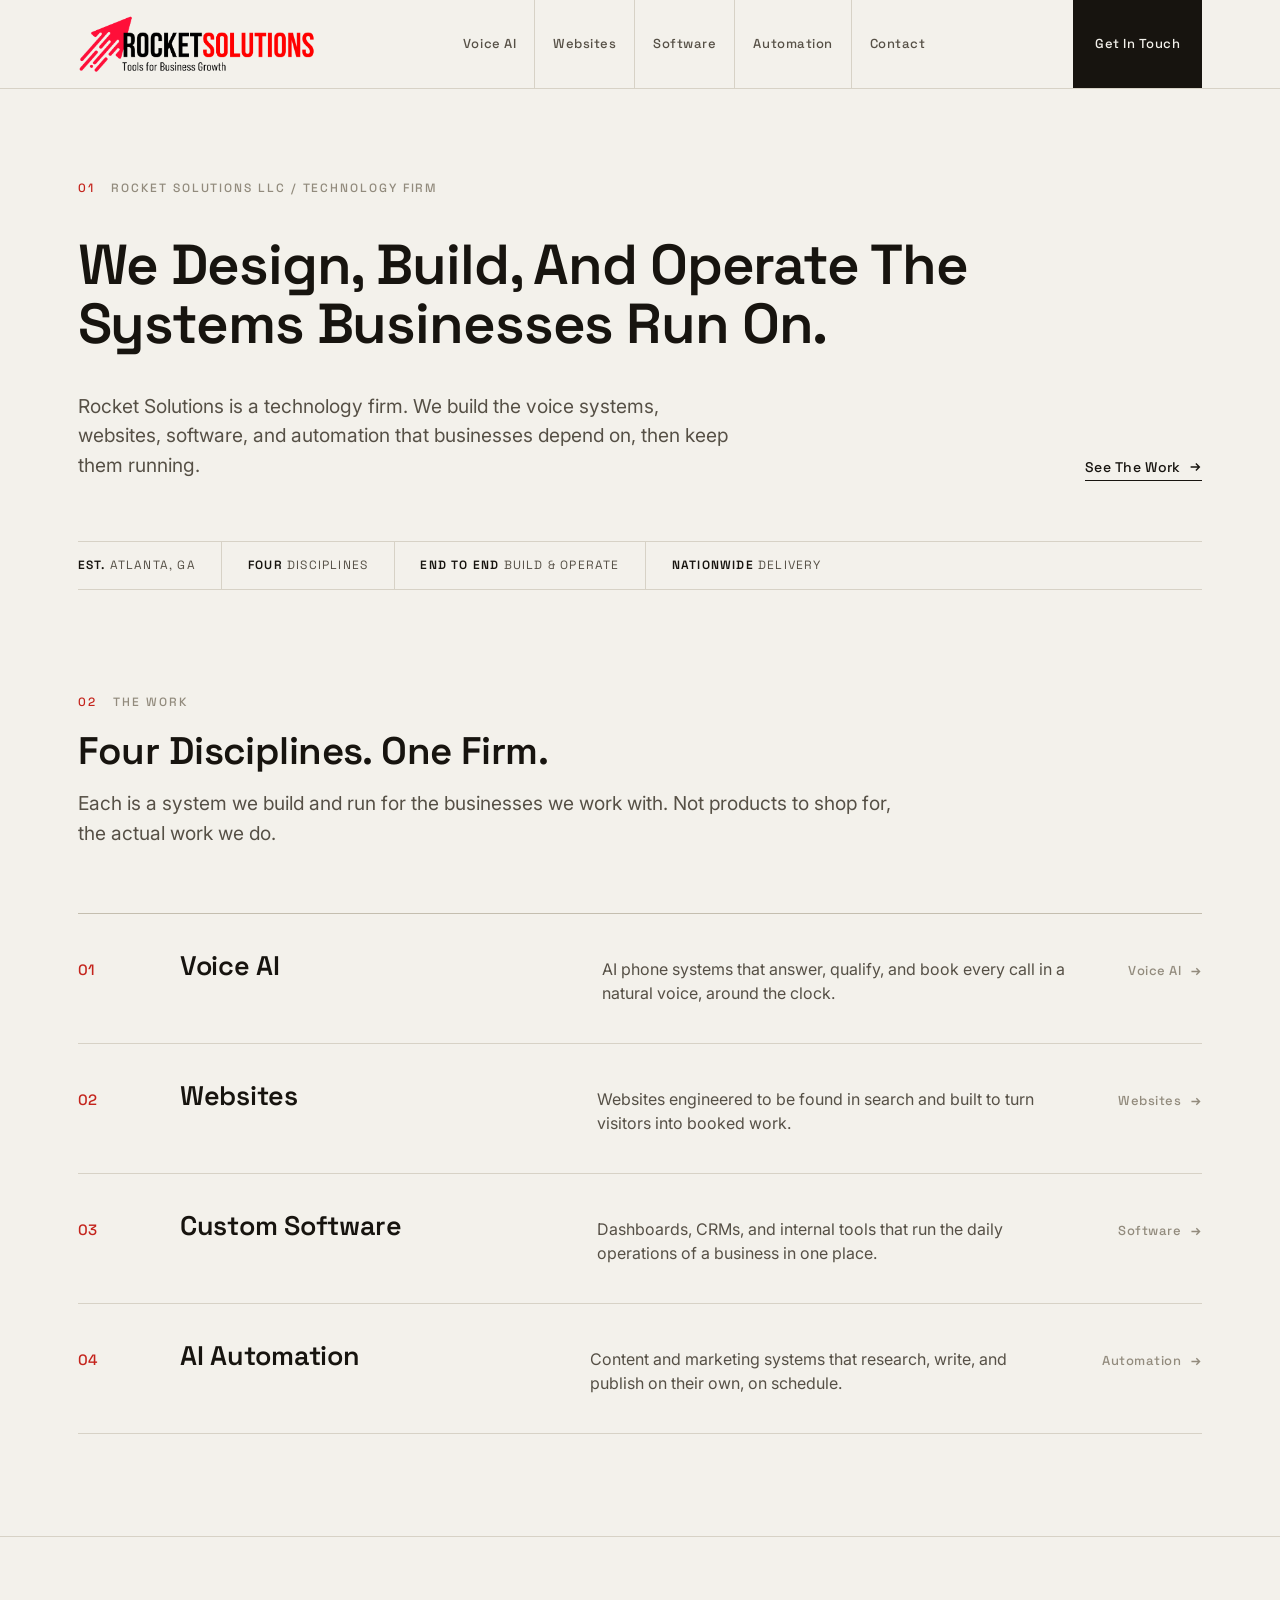
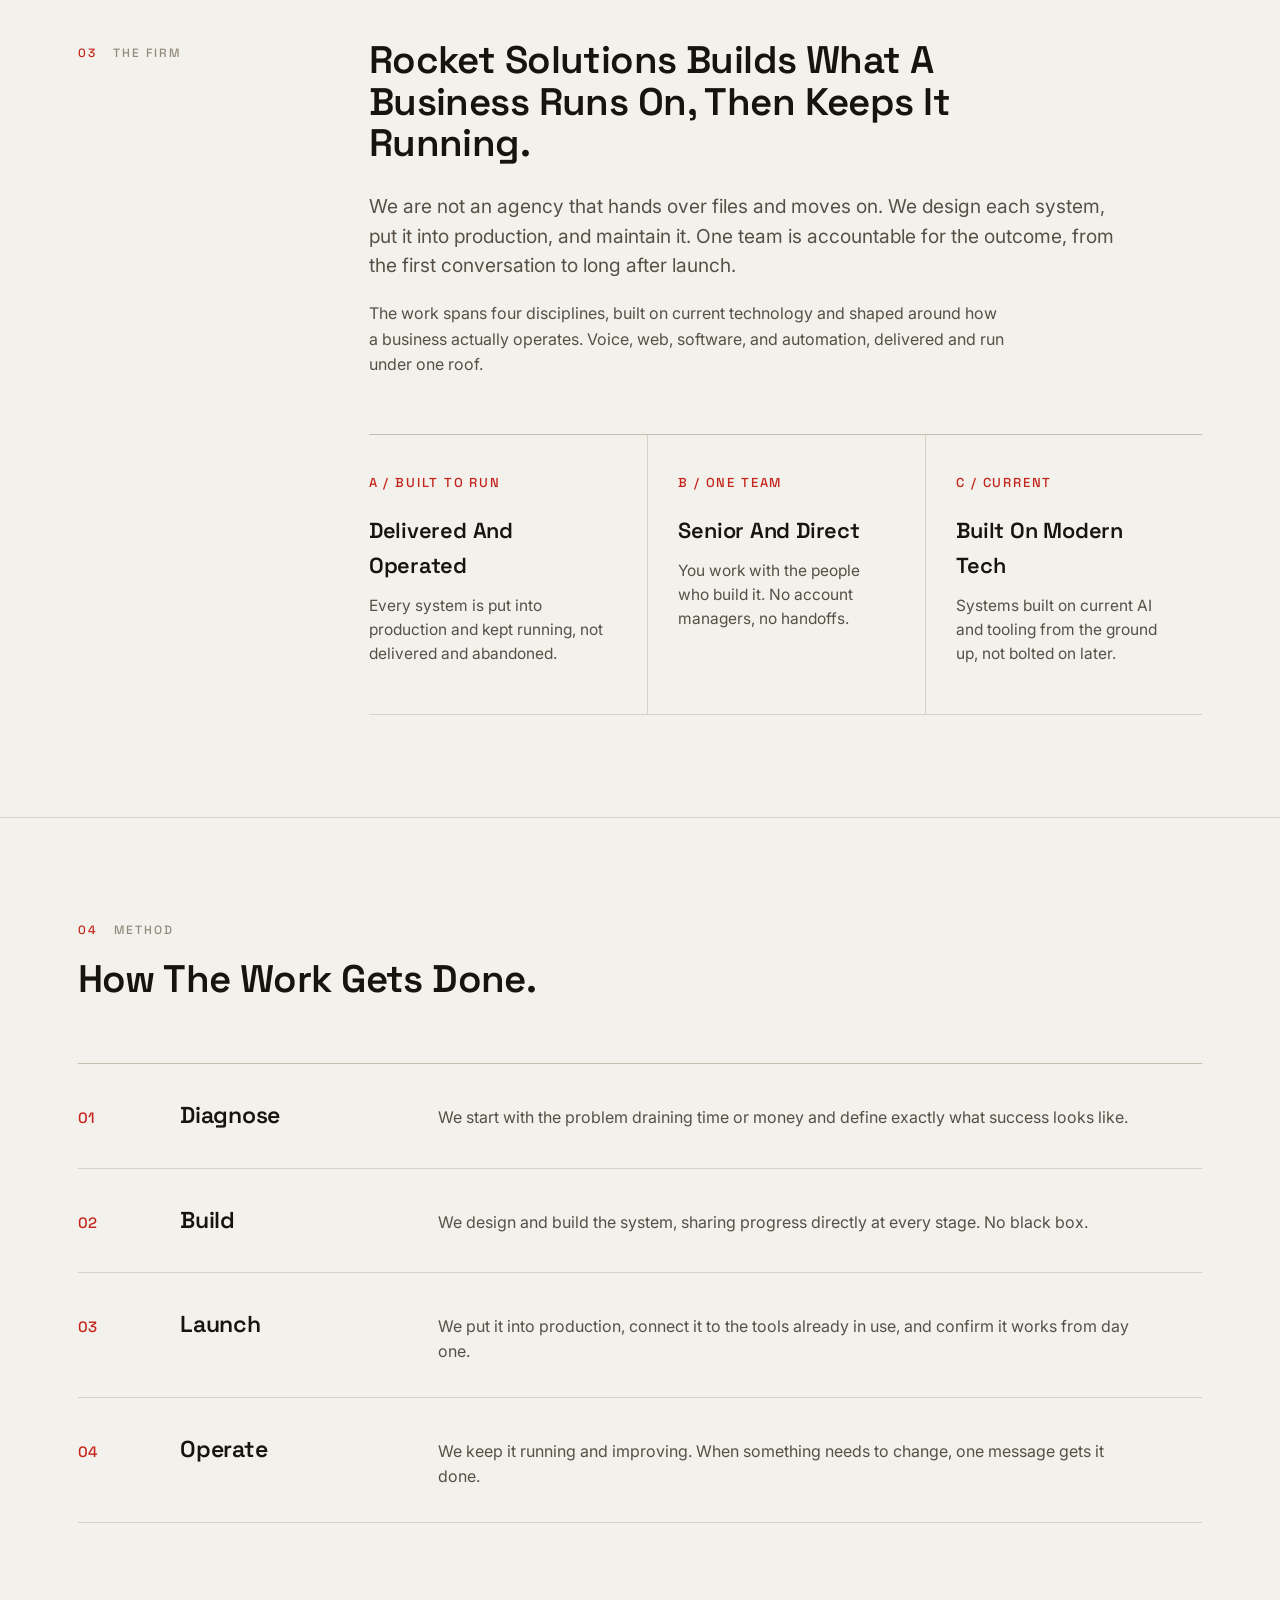
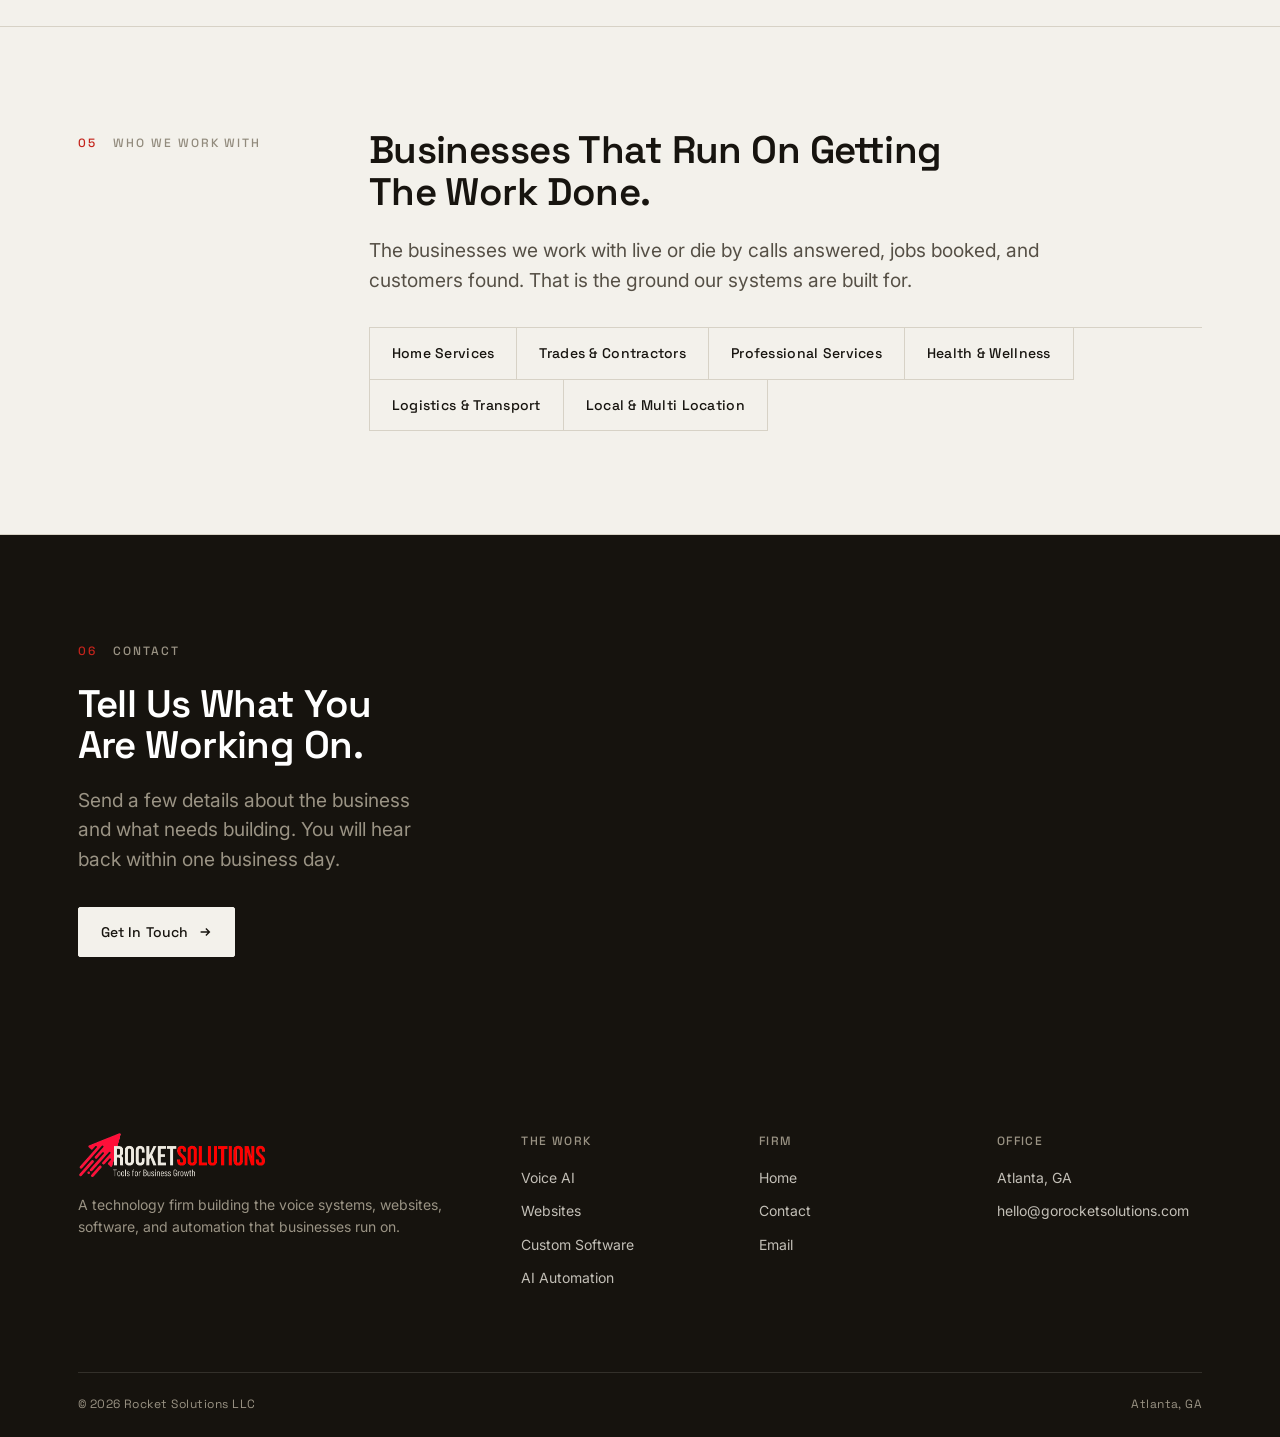
<file: index.html>
<!DOCTYPE html>
<html lang="en">
<head>
<meta charset="UTF-8" />
<meta name="viewport" content="width=device-width, initial-scale=1.0" />
<title>Rocket Solutions | Technology Firm</title>
<meta name="description" content="Rocket Solutions is a technology firm. We design, build, and operate the voice systems, websites, software, and automation that businesses run on." />
<meta name="theme-color" content="#F3F1EB" />
<script>document.documentElement.classList.add('js')</script>
<link rel="icon" type="image/png" href="/rocket-solutions-icon.png" />
<meta property="og:title" content="Rocket Solutions | Technology Firm" />
<meta property="og:description" content="We design, build, and operate the systems businesses run on." />
<meta property="og:type" content="website" />
<link rel="preconnect" href="https://fonts.googleapis.com" />
<link rel="preconnect" href="https://fonts.gstatic.com" crossorigin />
<link href="https://fonts.googleapis.com/css2?family=Space+Grotesk:wght@400;500;600;700&family=Inter:wght@400;500;600&display=swap" rel="stylesheet" />
<link rel="stylesheet" href="/styles.css" />
<style>
  .hero { padding: clamp(52px,7vw,96px) 0 0; }
  .hero .label { display: block; margin-bottom: clamp(26px,3vw,40px); }
  .hero h1 { max-width: 16em; margin-bottom: clamp(28px,3vw,40px); }
  .hero .hero-sub { display: grid; grid-template-columns: 1fr auto; gap: 30px; align-items: end; padding-bottom: clamp(40px,5vw,60px); }
  .hero .hero-sub .lead { max-width: 34em; }
  .hero .hero-mast { margin-top: 0; }
  @media (max-width: 720px) { .hero .hero-sub { grid-template-columns: 1fr; align-items: start; } }
</style>
</head>
<body>

<header class="nav" id="nav">
  <div class="wrap nav-inner">
    <a class="brand" href="/" aria-label="Rocket Solutions home">
      <img class="brand-logo" src="/rocket-solutions-lockup.png" alt="Rocket Solutions" />
    </a>
    <nav class="nav-menu" id="navMenu">
      <a class="item" href="/voice-ai">Voice AI</a>
      <a class="item" href="/websites">Websites</a>
      <a class="item" href="/software">Software</a>
      <a class="item" href="/automation">Automation</a>
      <a class="item" href="/contact">Contact</a>
    </nav>
    <div class="nav-right">
      <a class="nav-cta" href="/contact">Get In Touch</a>
      <button class="menu-toggle" id="menuToggle" aria-label="Menu" aria-expanded="false">
        <svg width="20" height="20" viewBox="0 0 24 24" fill="none" stroke="currentColor" stroke-width="1.6"><line x1="3" y1="7" x2="21" y2="7"/><line x1="3" y1="12" x2="21" y2="12"/><line x1="3" y1="17" x2="21" y2="17"/></svg>
      </button>
    </div>
  </div>
</header>

<main>
  <!-- HERO -->
  <section class="hero">
    <div class="wrap">
      <span class="label"><span class="n">01</span> Rocket Solutions LLC / Technology Firm</span>
      <h1 class="h1">We Design, Build, And Operate The Systems Businesses Run On.</h1>
      <div class="hero-sub">
        <p class="lead">Rocket Solutions is a technology firm. We build the voice systems, websites, software, and automation that businesses depend on, then keep them running.</p>
        <a class="textlink" href="#work">See The Work
          <svg width="14" height="14" viewBox="0 0 16 16" fill="none" stroke="currentColor" stroke-width="1.6"><path d="M3 8h10M9 4l4 4-4 4"/></svg>
        </a>
      </div>
    </div>
    <div class="wrap"><div class="masthead">
      <div class="m-cell"><b>Est.</b> Atlanta, GA</div>
      <div class="m-cell"><b>Four</b> Disciplines</div>
      <div class="m-cell"><b>End To End</b> Build &amp; Operate</div>
      <div class="m-cell"><b>Nationwide</b> Delivery</div>
    </div></div>
  </section>

  <!-- THE WORK (capabilities index) -->
  <section class="section" id="work">
    <div class="wrap">
      <div class="sec-head reveal">
        <span class="label"><span class="n">02</span> The Work</span>
        <h2 class="h2">Four Disciplines. One Firm.</h2>
        <p class="lead">Each is a system we build and run for the businesses we work with. Not products to shop for, the actual work we do.</p>
      </div>
      <div class="index">
        <a class="index-row reveal" href="/voice-ai">
          <span class="ix-n">01</span>
          <span class="ix-title">Voice AI</span>
          <span class="ix-desc">AI phone systems that answer, qualify, and book every call in a natural voice, around the clock.</span>
          <span class="ix-go">Voice AI <svg width="13" height="13" viewBox="0 0 16 16" fill="none" stroke="currentColor" stroke-width="1.7"><path d="M3 8h10M9 4l4 4-4 4"/></svg></span>
        </a>
        <a class="index-row reveal" href="/websites">
          <span class="ix-n">02</span>
          <span class="ix-title">Websites</span>
          <span class="ix-desc">Websites engineered to be found in search and built to turn visitors into booked work.</span>
          <span class="ix-go">Websites <svg width="13" height="13" viewBox="0 0 16 16" fill="none" stroke="currentColor" stroke-width="1.7"><path d="M3 8h10M9 4l4 4-4 4"/></svg></span>
        </a>
        <a class="index-row reveal" href="/software">
          <span class="ix-n">03</span>
          <span class="ix-title">Custom Software</span>
          <span class="ix-desc">Dashboards, CRMs, and internal tools that run the daily operations of a business in one place.</span>
          <span class="ix-go">Software <svg width="13" height="13" viewBox="0 0 16 16" fill="none" stroke="currentColor" stroke-width="1.7"><path d="M3 8h10M9 4l4 4-4 4"/></svg></span>
        </a>
        <a class="index-row reveal" href="/automation">
          <span class="ix-n">04</span>
          <span class="ix-title">AI Automation</span>
          <span class="ix-desc">Content and marketing systems that research, write, and publish on their own, on schedule.</span>
          <span class="ix-go">Automation <svg width="13" height="13" viewBox="0 0 16 16" fill="none" stroke="currentColor" stroke-width="1.7"><path d="M3 8h10M9 4l4 4-4 4"/></svg></span>
        </a>
      </div>
    </div>
  </section>

  <!-- THE FIRM -->
  <section class="section">
    <div class="wrap block">
      <div class="block-label reveal">
        <span class="label"><span class="n">03</span> The Firm</span>
      </div>
      <div class="block-body reveal">
        <h2 class="h2" style="max-width:16em;margin-bottom:28px">Rocket Solutions Builds What A Business Runs On, Then Keeps It Running.</h2>
        <p class="lead" style="max-width:40em;margin-bottom:20px">We are not an agency that hands over files and moves on. We design each system, put it into production, and maintain it. One team is accountable for the outcome, from the first conversation to long after launch.</p>
        <p class="muted" style="max-width:40em">The work spans four disciplines, built on current technology and shaped around how a business actually operates. Voice, web, software, and automation, delivered and run under one roof.</p>
        <div class="cols" style="margin-top:clamp(40px,5vw,56px)">
          <div class="col"><div class="c-n">A / Built To Run</div><h4>Delivered And Operated</h4><p>Every system is put into production and kept running, not delivered and abandoned.</p></div>
          <div class="col"><div class="c-n">B / One Team</div><h4>Senior And Direct</h4><p>You work with the people who build it. No account managers, no handoffs.</p></div>
          <div class="col"><div class="c-n">C / Current</div><h4>Built On Modern Tech</h4><p>Systems built on current AI and tooling from the ground up, not bolted on later.</p></div>
        </div>
      </div>
    </div>
  </section>

  <!-- HOW WE WORK -->
  <section class="section">
    <div class="wrap">
      <div class="sec-head reveal">
        <span class="label"><span class="n">04</span> Method</span>
        <h2 class="h2">How The Work Gets Done.</h2>
      </div>
      <div class="process">
        <div class="process-row reveal"><span class="p-n">01</span><h4>Diagnose</h4><p>We start with the problem draining time or money and define exactly what success looks like.</p></div>
        <div class="process-row reveal"><span class="p-n">02</span><h4>Build</h4><p>We design and build the system, sharing progress directly at every stage. No black box.</p></div>
        <div class="process-row reveal"><span class="p-n">03</span><h4>Launch</h4><p>We put it into production, connect it to the tools already in use, and confirm it works from day one.</p></div>
        <div class="process-row reveal"><span class="p-n">04</span><h4>Operate</h4><p>We keep it running and improving. When something needs to change, one message gets it done.</p></div>
      </div>
    </div>
  </section>

  <!-- WHO WE WORK WITH -->
  <section class="section">
    <div class="wrap block">
      <div class="block-label reveal">
        <span class="label"><span class="n">05</span> Who We Work With</span>
      </div>
      <div class="block-body reveal">
        <h2 class="h2" style="max-width:15em;margin-bottom:24px">Businesses That Run On Getting The Work Done.</h2>
        <p class="lead" style="max-width:40em;margin-bottom:32px">The businesses we work with live or die by calls answered, jobs booked, and customers found. That is the ground our systems are built for.</p>
        <div class="tags">
          <span>Home Services</span>
          <span>Trades &amp; Contractors</span>
          <span>Professional Services</span>
          <span>Health &amp; Wellness</span>
          <span>Logistics &amp; Transport</span>
          <span>Local &amp; Multi Location</span>
        </div>
      </div>
    </div>
  </section>

  <!-- CONTACT -->
  <section class="section band-dark">
    <div class="wrap">
      <div class="reveal" style="max-width:22em">
        <span class="label"><span class="n" style="color:var(--red)">06</span> Contact</span>
        <h2 class="h2" style="margin:20px 0 20px">Tell Us What You Are Working On.</h2>
        <p class="lead" style="margin-bottom:32px">Send a few details about the business and what needs building. You will hear back within one business day.</p>
        <a class="btn btn-invert" href="/contact">Get In Touch
          <svg width="14" height="14" viewBox="0 0 16 16" fill="none" stroke="currentColor" stroke-width="1.6"><path d="M3 8h10M9 4l4 4-4 4"/></svg>
        </a>
      </div>
    </div>
  </section>
</main>

<footer class="site">
  <div class="wrap">
    <div class="foot-top">
      <div class="foot-brand">
        <a class="brand" href="/"><img class="brand-logo" src="/rocket-solutions-lockup-invert.png" alt="Rocket Solutions" /></a>
        <p>A technology firm building the voice systems, websites, software, and automation that businesses run on.</p>
      </div>
      <div class="foot-col"><div class="h">The Work</div>
        <a href="/voice-ai">Voice AI</a><a href="/websites">Websites</a><a href="/software">Custom Software</a><a href="/automation">AI Automation</a></div>
      <div class="foot-col"><div class="h">Firm</div>
        <a href="/">Home</a><a href="/contact">Contact</a><a href="mailto:hello@gorocketsolutions.com">Email</a></div>
      <div class="foot-col"><div class="h">Office</div>
        <a href="#">Atlanta, GA</a><a href="mailto:hello@gorocketsolutions.com">hello@gorocketsolutions.com</a></div>
    </div>
    <div class="foot-bottom">
      <span>&copy; 2026 Rocket Solutions LLC</span>
      <span>Atlanta, GA</span>
    </div>
  </div>
</footer>

<script src="/app.js"></script>
</body>
</html>
</file>
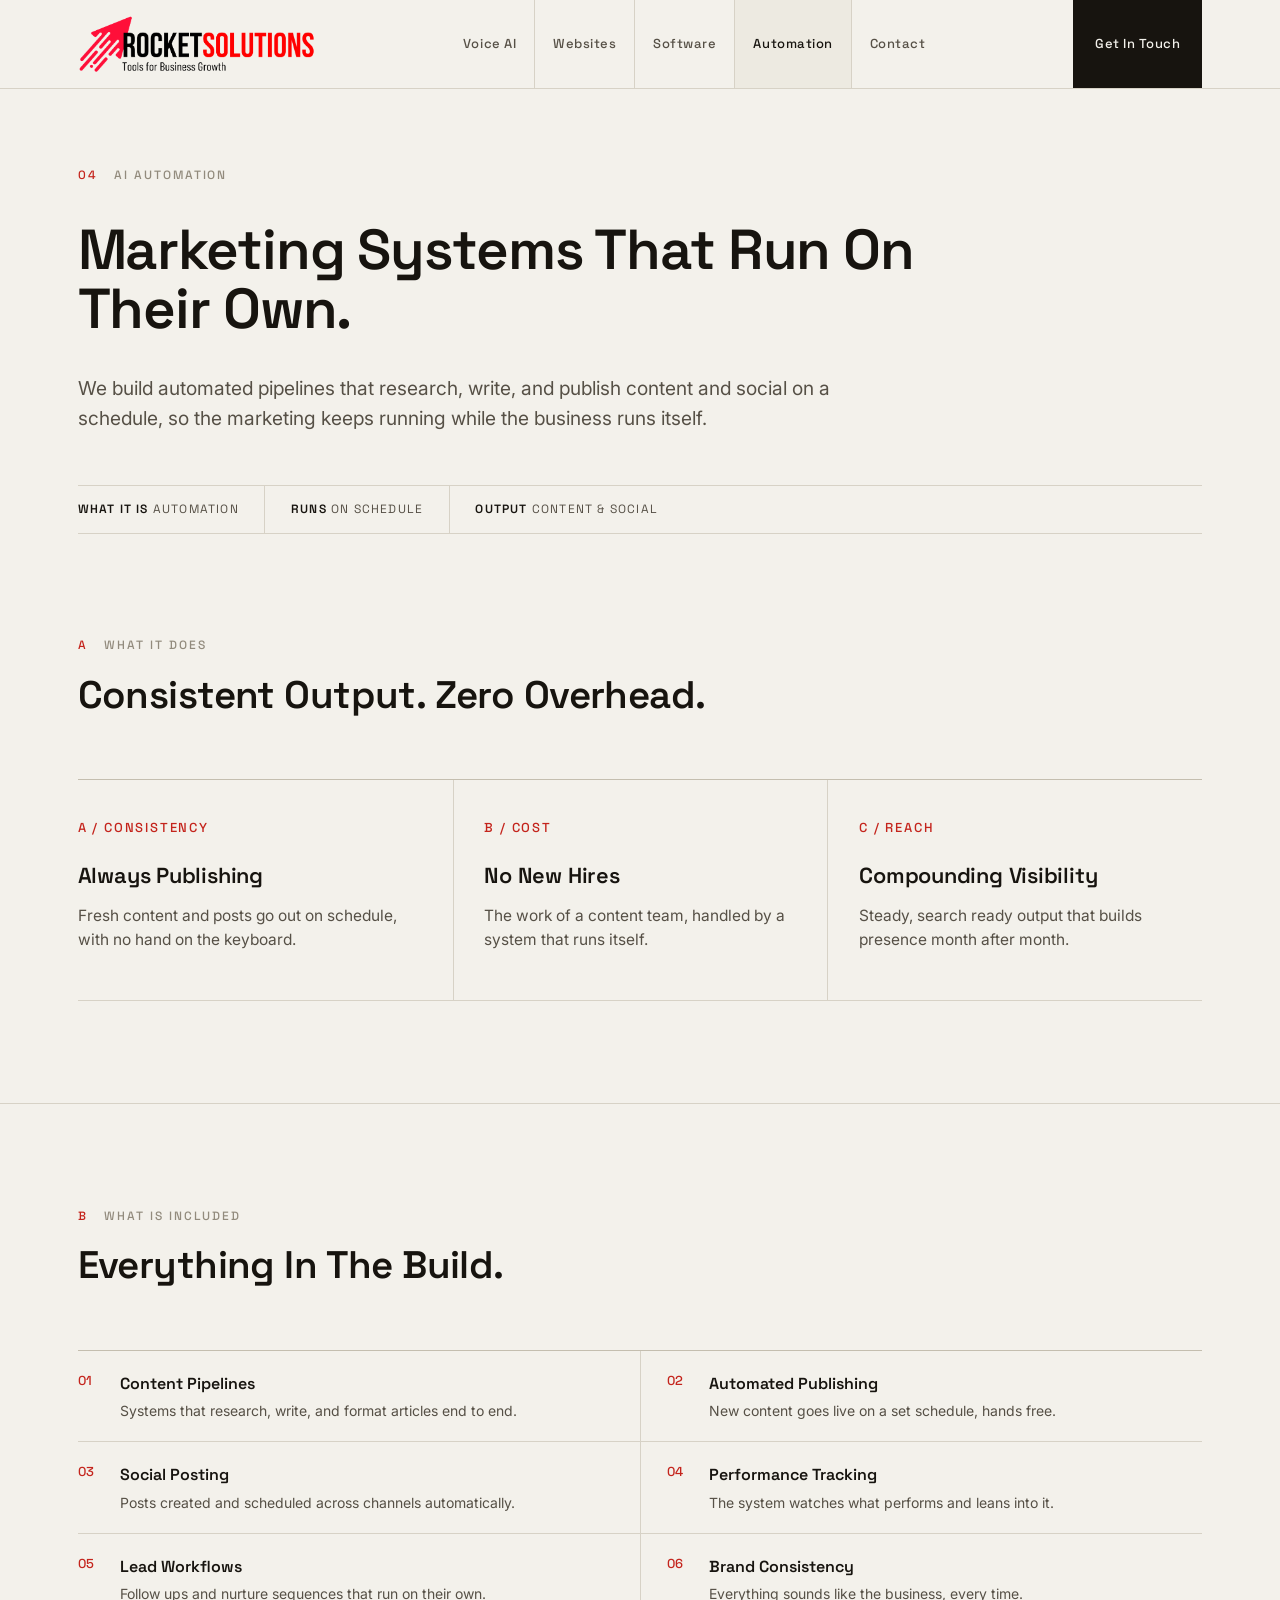
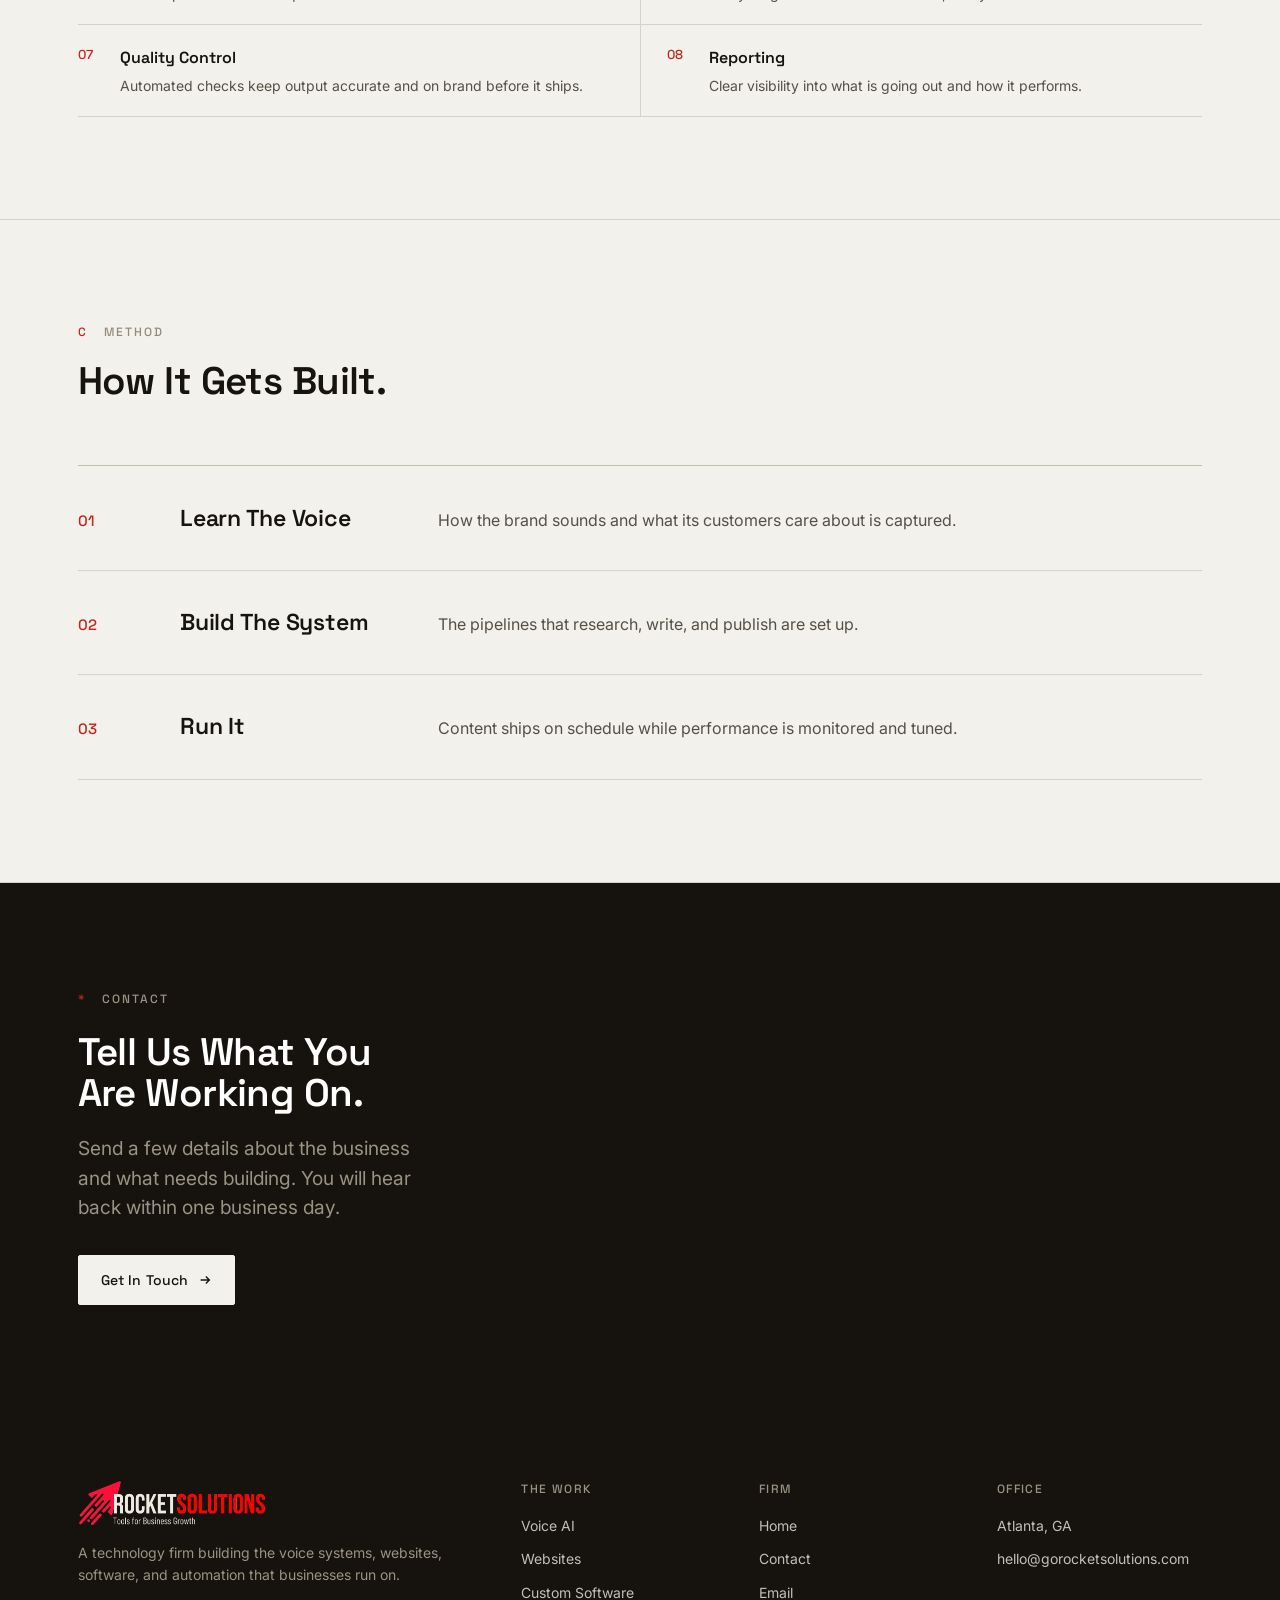
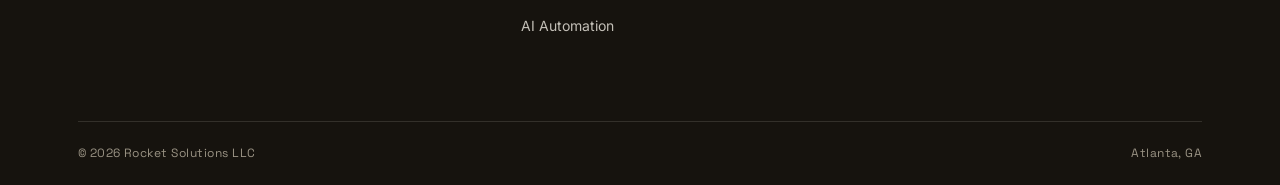
<file: automation.html>
<!DOCTYPE html>
<html lang="en">
<head>
<meta charset="UTF-8" />
<meta name="viewport" content="width=device-width, initial-scale=1.0" />
<title>AI Automation | Rocket Solutions</title>
<meta name="description" content="Content and marketing systems that research, write, and publish on their own, on schedule." />
<meta name="theme-color" content="#F3F1EB" />
<script>document.documentElement.classList.add('js')</script>
<link rel="icon" type="image/png" href="/rocket-solutions-icon.png" />
<link rel="preconnect" href="https://fonts.googleapis.com" />
<link rel="preconnect" href="https://fonts.gstatic.com" crossorigin />
<link href="https://fonts.googleapis.com/css2?family=Space+Grotesk:wght@400;500;600;700&family=Inter:wght@400;500;600&display=swap" rel="stylesheet" />
<link rel="stylesheet" href="/styles.css" />
<style>
  .svc-hero { padding: clamp(48px,6vw,84px) 0 0; }
  .svc-hero .label { display:block; margin-bottom: clamp(24px,3vw,36px); }
  .svc-hero h1 { max-width: 15em; margin-bottom: clamp(24px,3vw,36px); }
  .svc-hero .lead { max-width: 40em; padding-bottom: clamp(36px,4vw,52px); }
  .contact-grid { display:grid; grid-template-columns: 0.8fr 1.2fr; gap: clamp(32px,5vw,72px); align-items:start; }
  .cmeta { border-top:1px solid var(--line-strong); }
  .cmeta .row { display:flex; flex-direction:column; gap:5px; padding:18px 0; border-bottom:1px solid var(--line); }
  .cmeta .row .k { font-family:var(--display); font-size:12px; font-weight:500; letter-spacing:0.1em; text-transform:uppercase; color:var(--ink-3); }
  .cmeta .row .v { font-size:16px; }
  .cmeta .row a.v:hover { color:var(--red); }
  form.rs-form { border:1px solid var(--line-strong); border-radius:var(--radius); padding: clamp(24px,3vw,40px); background:var(--panel); }
  @media (max-width: 900px) { .contact-grid { grid-template-columns:1fr; } }
</style>
</head>
<body>
<header class="nav" id="nav">
  <div class="wrap nav-inner">
    <a class="brand" href="/" aria-label="Rocket Solutions home">
      <img class="brand-logo" src="/rocket-solutions-lockup.png" alt="Rocket Solutions" />
    </a>
    <nav class="nav-menu" id="navMenu"><a class="item" href="/voice-ai">Voice AI</a><a class="item" href="/websites">Websites</a><a class="item" href="/software">Software</a><a class="item active" href="/automation">Automation</a><a class="item" href="/contact">Contact</a></nav>
    <div class="nav-right">
      <a class="nav-cta" href="/contact">Get In Touch</a>
      <button class="menu-toggle" id="menuToggle" aria-label="Menu" aria-expanded="false">
        <svg width="20" height="20" viewBox="0 0 24 24" fill="none" stroke="currentColor" stroke-width="1.6"><line x1="3" y1="7" x2="21" y2="7"/><line x1="3" y1="12" x2="21" y2="12"/><line x1="3" y1="17" x2="21" y2="17"/></svg>
      </button>
    </div>
  </div>
</header>
<main>
  <section class="svc-hero">
    <div class="wrap">
      <span class="label"><span class="n">04</span> AI Automation</span>
      <h1 class="h1">Marketing Systems That Run On Their Own.</h1>
      <p class="lead">We build automated pipelines that research, write, and publish content and social on a schedule, so the marketing keeps running while the business runs itself.</p>
    </div>
    <div class="wrap"><div class="masthead">
      <div class="m-cell"><b>What It Is</b> Automation</div>
      <div class="m-cell"><b>Runs</b> On Schedule</div>
      <div class="m-cell"><b>Output</b> Content & Social</div>
    </div></div>
  </section>

  <section class="section">
    <div class="wrap">
      <div class="sec-head reveal"><span class="label"><span class="n">A</span> What It Does</span>
        <h2 class="h2">Consistent Output. Zero Overhead.</h2></div>
      <div class="cols">
        <div class="col reveal"><div class="c-n">A / Consistency</div><h4>Always Publishing</h4><p>Fresh content and posts go out on schedule, with no hand on the keyboard.</p></div>
        <div class="col reveal"><div class="c-n">B / Cost</div><h4>No New Hires</h4><p>The work of a content team, handled by a system that runs itself.</p></div>
        <div class="col reveal"><div class="c-n">C / Reach</div><h4>Compounding Visibility</h4><p>Steady, search ready output that builds presence month after month.</p></div>
      </div>
    </div>
  </section>

  <section class="section">
    <div class="wrap">
      <div class="sec-head reveal"><span class="label"><span class="n">B</span> What Is Included</span>
        <h2 class="h2">Everything In The Build.</h2></div>
      <div class="spec">
        <div class="spec-item"><span class="s-n">01</span><h5>Content Pipelines</h5><p>Systems that research, write, and format articles end to end.</p></div>
        <div class="spec-item"><span class="s-n">02</span><h5>Automated Publishing</h5><p>New content goes live on a set schedule, hands free.</p></div>
        <div class="spec-item"><span class="s-n">03</span><h5>Social Posting</h5><p>Posts created and scheduled across channels automatically.</p></div>
        <div class="spec-item"><span class="s-n">04</span><h5>Performance Tracking</h5><p>The system watches what performs and leans into it.</p></div>
        <div class="spec-item"><span class="s-n">05</span><h5>Lead Workflows</h5><p>Follow ups and nurture sequences that run on their own.</p></div>
        <div class="spec-item"><span class="s-n">06</span><h5>Brand Consistency</h5><p>Everything sounds like the business, every time.</p></div>
        <div class="spec-item"><span class="s-n">07</span><h5>Quality Control</h5><p>Automated checks keep output accurate and on brand before it ships.</p></div>
        <div class="spec-item"><span class="s-n">08</span><h5>Reporting</h5><p>Clear visibility into what is going out and how it performs.</p></div>
      </div>
    </div>
  </section>

  <section class="section">
    <div class="wrap">
      <div class="sec-head reveal"><span class="label"><span class="n">C</span> Method</span>
        <h2 class="h2">How It Gets Built.</h2></div>
      <div class="process">
        <div class="process-row reveal"><span class="p-n">01</span><h4>Learn The Voice</h4><p>How the brand sounds and what its customers care about is captured.</p></div>
        <div class="process-row reveal"><span class="p-n">02</span><h4>Build The System</h4><p>The pipelines that research, write, and publish are set up.</p></div>
        <div class="process-row reveal"><span class="p-n">03</span><h4>Run It</h4><p>Content ships on schedule while performance is monitored and tuned.</p></div>
      </div>
    </div>
  </section>

  <section class="section band-dark">
    <div class="wrap">
      <div class="reveal" style="max-width:22em">
        <span class="label"><span class="n" style="color:var(--red)">*</span> Contact</span>
        <h2 class="h2" style="margin:20px 0 20px">Tell Us What You Are Working On.</h2>
        <p class="lead" style="margin-bottom:32px">Send a few details about the business and what needs building. You will hear back within one business day.</p>
        <a class="btn btn-invert" href="/contact">Get In Touch <svg width="14" height="14" viewBox="0 0 16 16" fill="none" stroke="currentColor" stroke-width="1.6"><path d="M3 8h10M9 4l4 4-4 4"/></svg></a>
      </div>
    </div>
  </section>
</main>
<footer class="site">
  <div class="wrap">
    <div class="foot-top">
      <div class="foot-brand">
        <a class="brand" href="/"><img class="brand-logo" src="/rocket-solutions-lockup-invert.png" alt="Rocket Solutions" /></a>
        <p>A technology firm building the voice systems, websites, software, and automation that businesses run on.</p>
      </div>
      <div class="foot-col"><div class="h">The Work</div>
        <a href="/voice-ai">Voice AI</a><a href="/websites">Websites</a><a href="/software">Custom Software</a><a href="/automation">AI Automation</a></div>
      <div class="foot-col"><div class="h">Firm</div>
        <a href="/">Home</a><a href="/contact">Contact</a><a href="mailto:hello@gorocketsolutions.com">Email</a></div>
      <div class="foot-col"><div class="h">Office</div>
        <a href="#">Atlanta, GA</a><a href="mailto:hello@gorocketsolutions.com">hello@gorocketsolutions.com</a></div>
    </div>
    <div class="foot-bottom">
      <span>&copy; 2026 Rocket Solutions LLC</span>
      <span>Atlanta, GA</span>
    </div>
  </div>
</footer>
<script src="/app.js"></script>
</body>
</html>
</file>
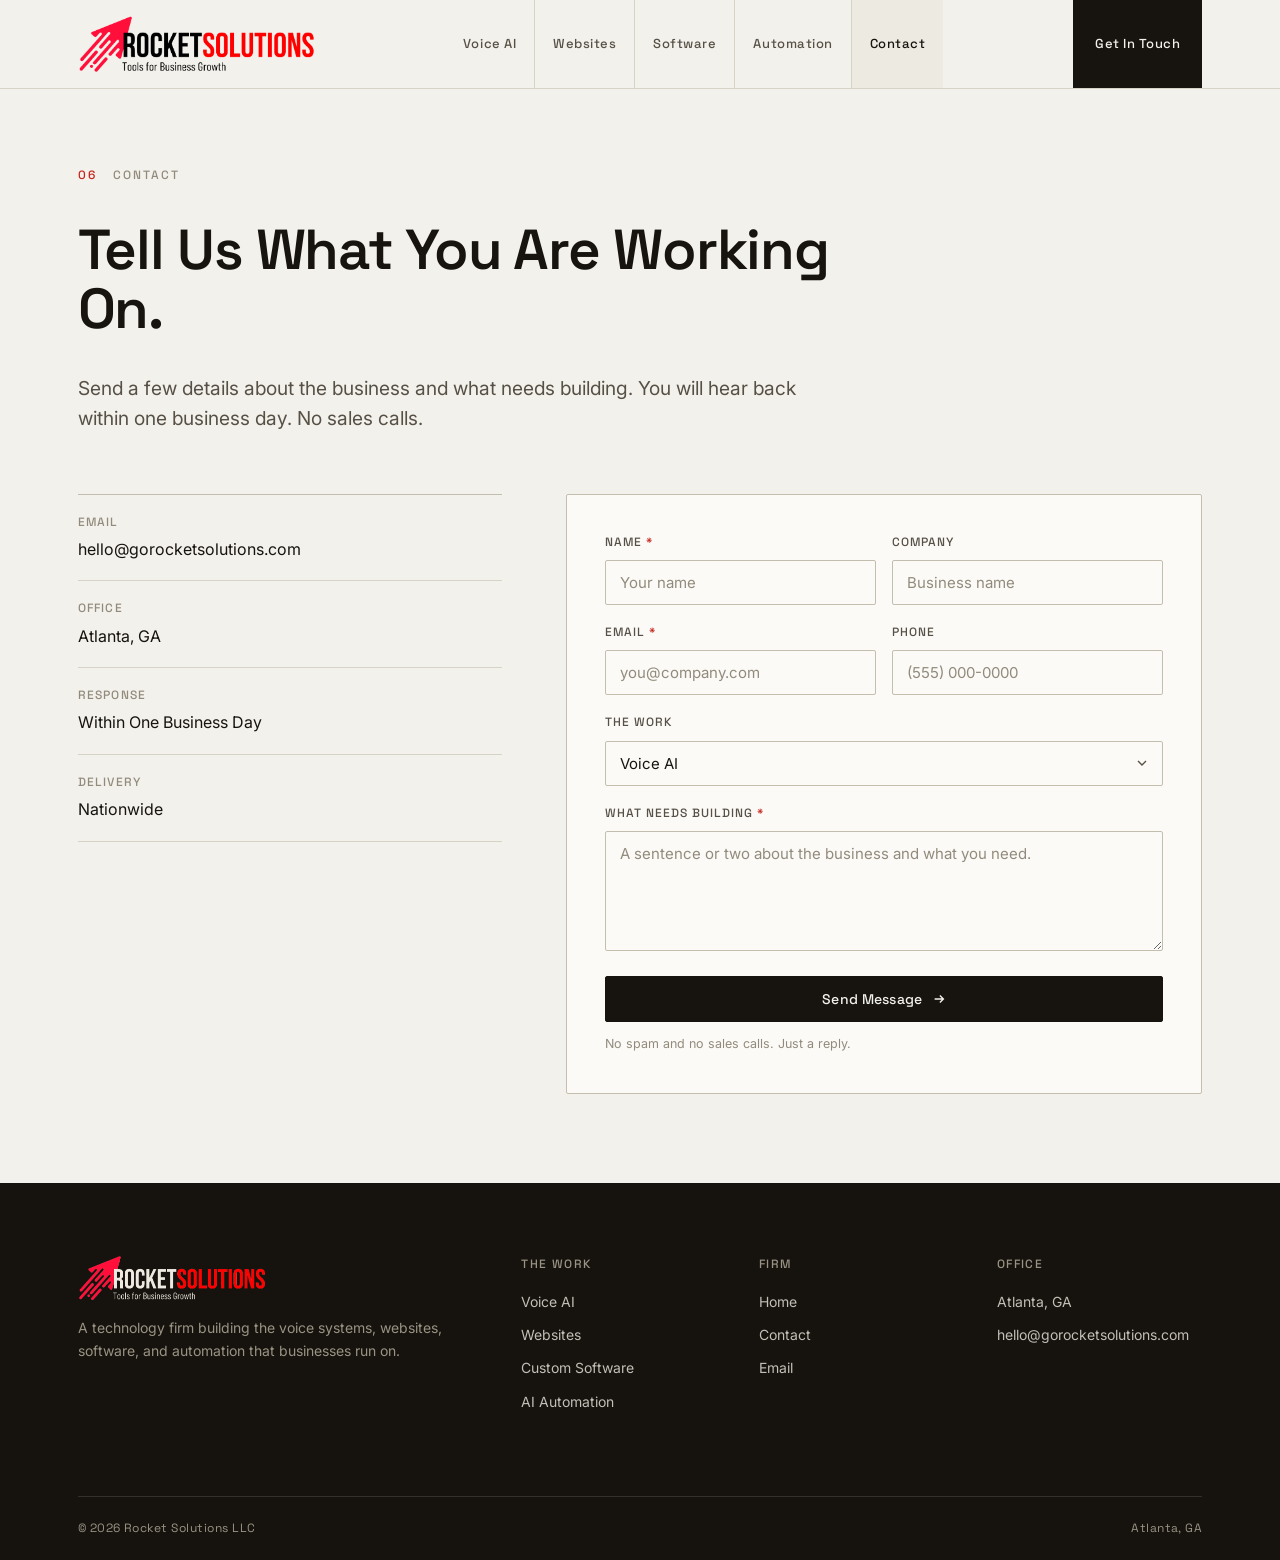
<file: contact.html>
<!DOCTYPE html>
<html lang="en">
<head>
<meta charset="UTF-8" />
<meta name="viewport" content="width=device-width, initial-scale=1.0" />
<title>Contact | Rocket Solutions</title>
<meta name="description" content="Tell us what you are working on. We reply within one business day." />
<meta name="theme-color" content="#F3F1EB" />
<script>document.documentElement.classList.add('js')</script>
<link rel="icon" type="image/png" href="/rocket-solutions-icon.png" />
<link rel="preconnect" href="https://fonts.googleapis.com" />
<link rel="preconnect" href="https://fonts.gstatic.com" crossorigin />
<link href="https://fonts.googleapis.com/css2?family=Space+Grotesk:wght@400;500;600;700&family=Inter:wght@400;500;600&display=swap" rel="stylesheet" />
<link rel="stylesheet" href="/styles.css" />
<style>
  .svc-hero { padding: clamp(48px,6vw,84px) 0 0; }
  .svc-hero .label { display:block; margin-bottom: clamp(24px,3vw,36px); }
  .svc-hero h1 { max-width: 15em; margin-bottom: clamp(24px,3vw,36px); }
  .svc-hero .lead { max-width: 40em; padding-bottom: clamp(36px,4vw,52px); }
  .contact-grid { display:grid; grid-template-columns: 0.8fr 1.2fr; gap: clamp(32px,5vw,72px); align-items:start; }
  .cmeta { border-top:1px solid var(--line-strong); }
  .cmeta .row { display:flex; flex-direction:column; gap:5px; padding:18px 0; border-bottom:1px solid var(--line); }
  .cmeta .row .k { font-family:var(--display); font-size:12px; font-weight:500; letter-spacing:0.1em; text-transform:uppercase; color:var(--ink-3); }
  .cmeta .row .v { font-size:16px; }
  .cmeta .row a.v:hover { color:var(--red); }
  form.rs-form { border:1px solid var(--line-strong); border-radius:var(--radius); padding: clamp(24px,3vw,40px); background:var(--panel); }
  @media (max-width: 900px) { .contact-grid { grid-template-columns:1fr; } }
</style>
</head>
<body>
<header class="nav" id="nav">
  <div class="wrap nav-inner">
    <a class="brand" href="/" aria-label="Rocket Solutions home">
      <img class="brand-logo" src="/rocket-solutions-lockup.png" alt="Rocket Solutions" />
    </a>
    <nav class="nav-menu" id="navMenu"><a class="item" href="/voice-ai">Voice AI</a><a class="item" href="/websites">Websites</a><a class="item" href="/software">Software</a><a class="item" href="/automation">Automation</a><a class="item active" href="/contact">Contact</a></nav>
    <div class="nav-right">
      <a class="nav-cta" href="/contact">Get In Touch</a>
      <button class="menu-toggle" id="menuToggle" aria-label="Menu" aria-expanded="false">
        <svg width="20" height="20" viewBox="0 0 24 24" fill="none" stroke="currentColor" stroke-width="1.6"><line x1="3" y1="7" x2="21" y2="7"/><line x1="3" y1="12" x2="21" y2="12"/><line x1="3" y1="17" x2="21" y2="17"/></svg>
      </button>
    </div>
  </div>
</header>
<main>
  <section class="svc-hero" style="padding-bottom:clamp(56px,7vw,96px)">
    <div class="wrap">
      <span class="label"><span class="n">06</span> Contact</span>
      <h1 class="h1">Tell Us What You Are Working On.</h1>
      <p class="lead" style="padding-bottom:clamp(40px,5vw,60px)">Send a few details about the business and what needs building. You will hear back within one business day. No sales calls.</p>
      <div class="contact-grid">
        <div class="reveal">
          <div class="cmeta">
            <div class="row"><span class="k">Email</span><a class="v" href="mailto:hello@gorocketsolutions.com">hello@gorocketsolutions.com</a></div>
            <div class="row"><span class="k">Office</span><span class="v">Atlanta, GA</span></div>
            <div class="row"><span class="k">Response</span><span class="v">Within One Business Day</span></div>
            <div class="row"><span class="k">Delivery</span><span class="v">Nationwide</span></div>
          </div>
        </div>
        <form class="rs-form reveal" id="contactForm">
          <input type="checkbox" name="botcheck" style="display:none" tabindex="-1" autocomplete="off" aria-hidden="true" />
          <div class="field-row">
            <div class="field"><label for="name">Name <span class="req">*</span></label><input id="name" name="name" type="text" placeholder="Your name" required /></div>
            <div class="field"><label for="company">Company</label><input id="company" name="company" type="text" placeholder="Business name" /></div>
          </div>
          <div class="field-row">
            <div class="field"><label for="email">Email <span class="req">*</span></label><input id="email" name="email" type="email" placeholder="you@company.com" required /></div>
            <div class="field"><label for="phone">Phone</label><input id="phone" name="phone" type="tel" placeholder="(555) 000-0000" /></div>
          </div>
          <div class="field"><label for="interest">The Work</label>
            <select id="interest" name="interest"><option>Voice AI</option><option>Website</option><option>Custom Software</option><option>AI Automation</option><option>Not Sure Yet</option></select></div>
          <div class="field"><label for="message">What Needs Building <span class="req">*</span></label>
            <textarea id="message" name="message" placeholder="A sentence or two about the business and what you need." required></textarea></div>
          <button type="submit" class="btn" id="submitBtn" style="width:100%;justify-content:center">Send Message <svg width="14" height="14" viewBox="0 0 16 16" fill="none" stroke="currentColor" stroke-width="1.6"><path d="M3 8h10M9 4l4 4-4 4"/></svg></button>
          <div class="form-note">No spam and no sales calls. Just a reply.</div>
          <div class="form-status" id="formStatus" role="status"></div>
        </form>
      </div>
    </div>
  </section>
</main>
<footer class="site">
  <div class="wrap">
    <div class="foot-top">
      <div class="foot-brand">
        <a class="brand" href="/"><img class="brand-logo" src="/rocket-solutions-lockup-invert.png" alt="Rocket Solutions" /></a>
        <p>A technology firm building the voice systems, websites, software, and automation that businesses run on.</p>
      </div>
      <div class="foot-col"><div class="h">The Work</div>
        <a href="/voice-ai">Voice AI</a><a href="/websites">Websites</a><a href="/software">Custom Software</a><a href="/automation">AI Automation</a></div>
      <div class="foot-col"><div class="h">Firm</div>
        <a href="/">Home</a><a href="/contact">Contact</a><a href="mailto:hello@gorocketsolutions.com">Email</a></div>
      <div class="foot-col"><div class="h">Office</div>
        <a href="#">Atlanta, GA</a><a href="mailto:hello@gorocketsolutions.com">hello@gorocketsolutions.com</a></div>
    </div>
    <div class="foot-bottom">
      <span>&copy; 2026 Rocket Solutions LLC</span>
      <span>Atlanta, GA</span>
    </div>
  </div>
</footer>
<script src="/app.js"></script>
</body>
</html>
</file>
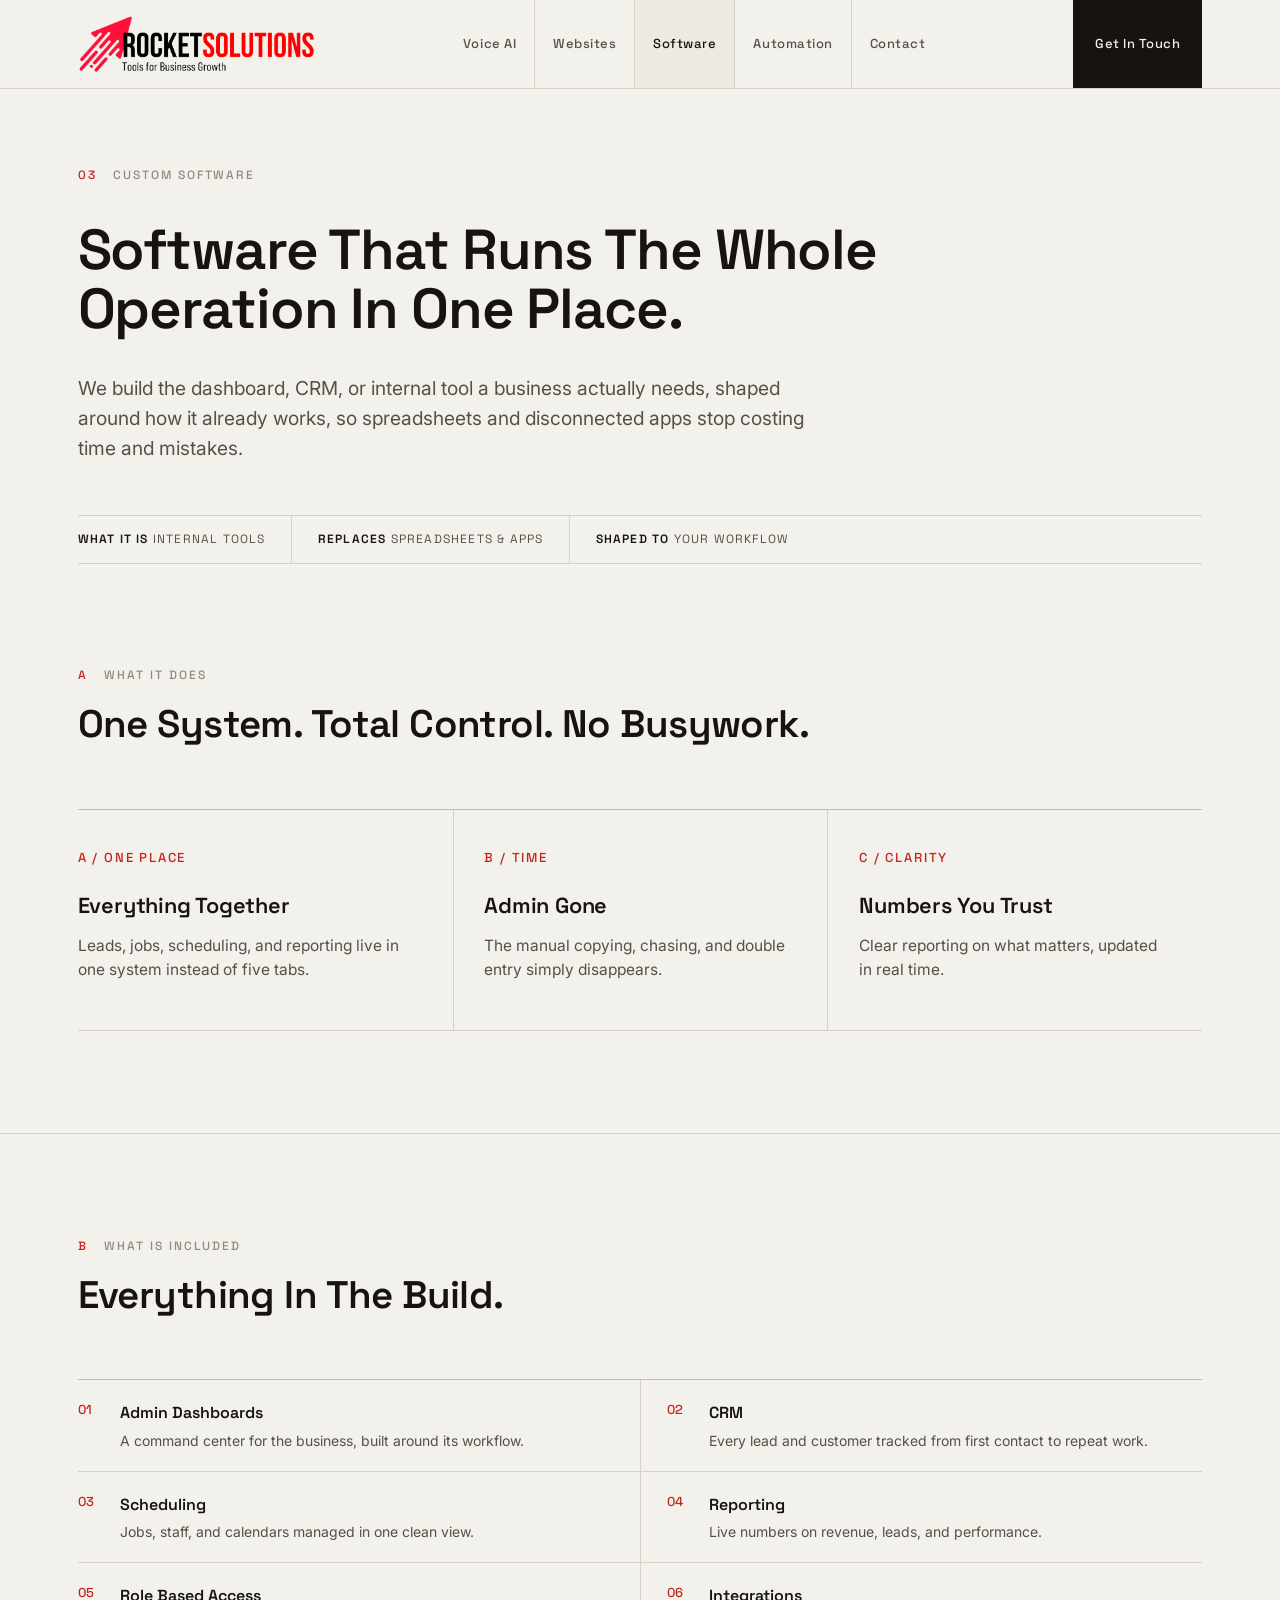
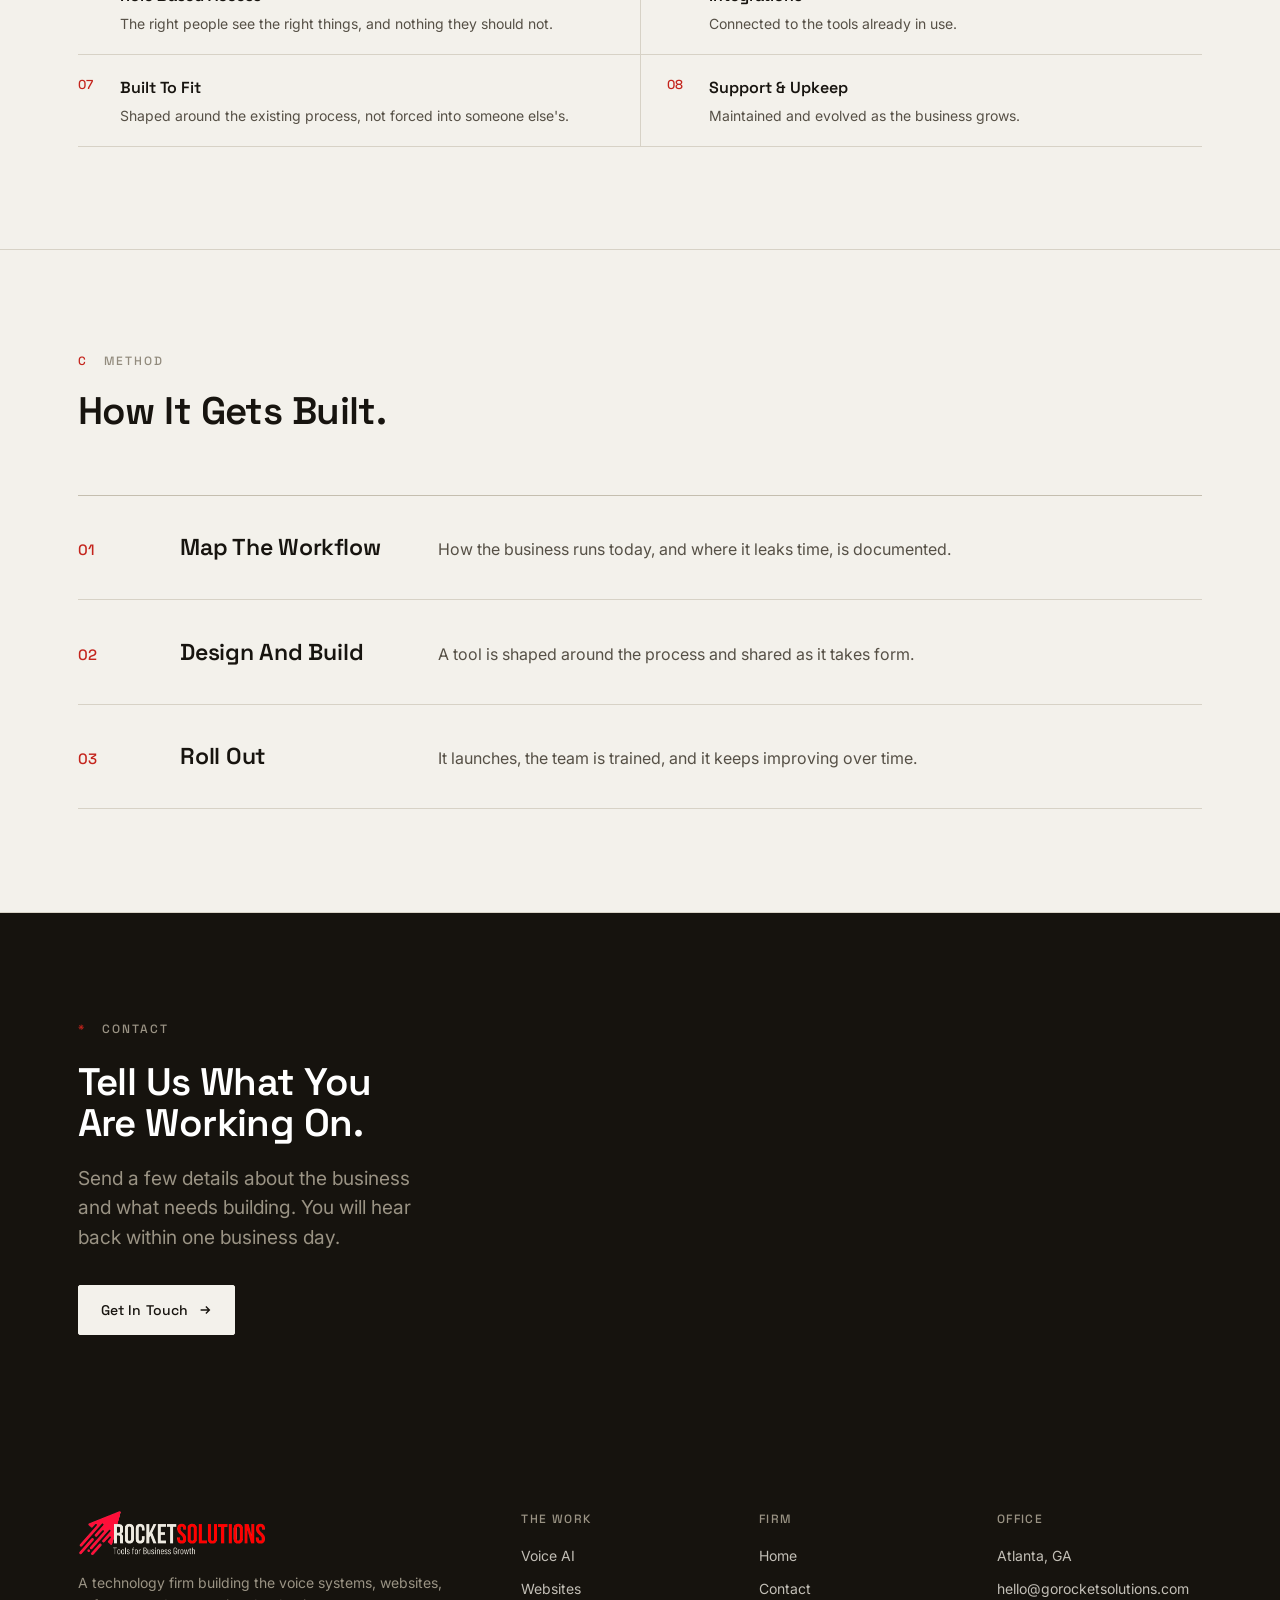
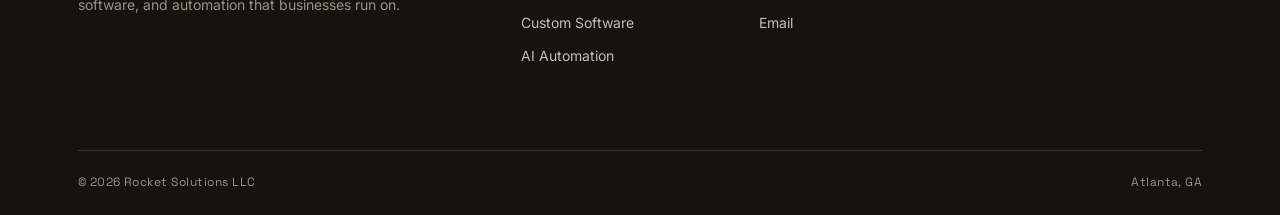
<file: software.html>
<!DOCTYPE html>
<html lang="en">
<head>
<meta charset="UTF-8" />
<meta name="viewport" content="width=device-width, initial-scale=1.0" />
<title>Custom Software | Rocket Solutions</title>
<meta name="description" content="Dashboards, CRMs, and internal tools that run the daily operations of a business in one place." />
<meta name="theme-color" content="#F3F1EB" />
<script>document.documentElement.classList.add('js')</script>
<link rel="icon" type="image/png" href="/rocket-solutions-icon.png" />
<link rel="preconnect" href="https://fonts.googleapis.com" />
<link rel="preconnect" href="https://fonts.gstatic.com" crossorigin />
<link href="https://fonts.googleapis.com/css2?family=Space+Grotesk:wght@400;500;600;700&family=Inter:wght@400;500;600&display=swap" rel="stylesheet" />
<link rel="stylesheet" href="/styles.css" />
<style>
  .svc-hero { padding: clamp(48px,6vw,84px) 0 0; }
  .svc-hero .label { display:block; margin-bottom: clamp(24px,3vw,36px); }
  .svc-hero h1 { max-width: 15em; margin-bottom: clamp(24px,3vw,36px); }
  .svc-hero .lead { max-width: 40em; padding-bottom: clamp(36px,4vw,52px); }
  .contact-grid { display:grid; grid-template-columns: 0.8fr 1.2fr; gap: clamp(32px,5vw,72px); align-items:start; }
  .cmeta { border-top:1px solid var(--line-strong); }
  .cmeta .row { display:flex; flex-direction:column; gap:5px; padding:18px 0; border-bottom:1px solid var(--line); }
  .cmeta .row .k { font-family:var(--display); font-size:12px; font-weight:500; letter-spacing:0.1em; text-transform:uppercase; color:var(--ink-3); }
  .cmeta .row .v { font-size:16px; }
  .cmeta .row a.v:hover { color:var(--red); }
  form.rs-form { border:1px solid var(--line-strong); border-radius:var(--radius); padding: clamp(24px,3vw,40px); background:var(--panel); }
  @media (max-width: 900px) { .contact-grid { grid-template-columns:1fr; } }
</style>
</head>
<body>
<header class="nav" id="nav">
  <div class="wrap nav-inner">
    <a class="brand" href="/" aria-label="Rocket Solutions home">
      <img class="brand-logo" src="/rocket-solutions-lockup.png" alt="Rocket Solutions" />
    </a>
    <nav class="nav-menu" id="navMenu"><a class="item" href="/voice-ai">Voice AI</a><a class="item" href="/websites">Websites</a><a class="item active" href="/software">Software</a><a class="item" href="/automation">Automation</a><a class="item" href="/contact">Contact</a></nav>
    <div class="nav-right">
      <a class="nav-cta" href="/contact">Get In Touch</a>
      <button class="menu-toggle" id="menuToggle" aria-label="Menu" aria-expanded="false">
        <svg width="20" height="20" viewBox="0 0 24 24" fill="none" stroke="currentColor" stroke-width="1.6"><line x1="3" y1="7" x2="21" y2="7"/><line x1="3" y1="12" x2="21" y2="12"/><line x1="3" y1="17" x2="21" y2="17"/></svg>
      </button>
    </div>
  </div>
</header>
<main>
  <section class="svc-hero">
    <div class="wrap">
      <span class="label"><span class="n">03</span> Custom Software</span>
      <h1 class="h1">Software That Runs The Whole Operation In One Place.</h1>
      <p class="lead">We build the dashboard, CRM, or internal tool a business actually needs, shaped around how it already works, so spreadsheets and disconnected apps stop costing time and mistakes.</p>
    </div>
    <div class="wrap"><div class="masthead">
      <div class="m-cell"><b>What It Is</b> Internal Tools</div>
      <div class="m-cell"><b>Replaces</b> Spreadsheets & Apps</div>
      <div class="m-cell"><b>Shaped To</b> Your Workflow</div>
    </div></div>
  </section>

  <section class="section">
    <div class="wrap">
      <div class="sec-head reveal"><span class="label"><span class="n">A</span> What It Does</span>
        <h2 class="h2">One System. Total Control. No Busywork.</h2></div>
      <div class="cols">
        <div class="col reveal"><div class="c-n">A / One Place</div><h4>Everything Together</h4><p>Leads, jobs, scheduling, and reporting live in one system instead of five tabs.</p></div>
        <div class="col reveal"><div class="c-n">B / Time</div><h4>Admin Gone</h4><p>The manual copying, chasing, and double entry simply disappears.</p></div>
        <div class="col reveal"><div class="c-n">C / Clarity</div><h4>Numbers You Trust</h4><p>Clear reporting on what matters, updated in real time.</p></div>
      </div>
    </div>
  </section>

  <section class="section">
    <div class="wrap">
      <div class="sec-head reveal"><span class="label"><span class="n">B</span> What Is Included</span>
        <h2 class="h2">Everything In The Build.</h2></div>
      <div class="spec">
        <div class="spec-item"><span class="s-n">01</span><h5>Admin Dashboards</h5><p>A command center for the business, built around its workflow.</p></div>
        <div class="spec-item"><span class="s-n">02</span><h5>CRM</h5><p>Every lead and customer tracked from first contact to repeat work.</p></div>
        <div class="spec-item"><span class="s-n">03</span><h5>Scheduling</h5><p>Jobs, staff, and calendars managed in one clean view.</p></div>
        <div class="spec-item"><span class="s-n">04</span><h5>Reporting</h5><p>Live numbers on revenue, leads, and performance.</p></div>
        <div class="spec-item"><span class="s-n">05</span><h5>Role Based Access</h5><p>The right people see the right things, and nothing they should not.</p></div>
        <div class="spec-item"><span class="s-n">06</span><h5>Integrations</h5><p>Connected to the tools already in use.</p></div>
        <div class="spec-item"><span class="s-n">07</span><h5>Built To Fit</h5><p>Shaped around the existing process, not forced into someone else's.</p></div>
        <div class="spec-item"><span class="s-n">08</span><h5>Support & Upkeep</h5><p>Maintained and evolved as the business grows.</p></div>
      </div>
    </div>
  </section>

  <section class="section">
    <div class="wrap">
      <div class="sec-head reveal"><span class="label"><span class="n">C</span> Method</span>
        <h2 class="h2">How It Gets Built.</h2></div>
      <div class="process">
        <div class="process-row reveal"><span class="p-n">01</span><h4>Map The Workflow</h4><p>How the business runs today, and where it leaks time, is documented.</p></div>
        <div class="process-row reveal"><span class="p-n">02</span><h4>Design And Build</h4><p>A tool is shaped around the process and shared as it takes form.</p></div>
        <div class="process-row reveal"><span class="p-n">03</span><h4>Roll Out</h4><p>It launches, the team is trained, and it keeps improving over time.</p></div>
      </div>
    </div>
  </section>

  <section class="section band-dark">
    <div class="wrap">
      <div class="reveal" style="max-width:22em">
        <span class="label"><span class="n" style="color:var(--red)">*</span> Contact</span>
        <h2 class="h2" style="margin:20px 0 20px">Tell Us What You Are Working On.</h2>
        <p class="lead" style="margin-bottom:32px">Send a few details about the business and what needs building. You will hear back within one business day.</p>
        <a class="btn btn-invert" href="/contact">Get In Touch <svg width="14" height="14" viewBox="0 0 16 16" fill="none" stroke="currentColor" stroke-width="1.6"><path d="M3 8h10M9 4l4 4-4 4"/></svg></a>
      </div>
    </div>
  </section>
</main>
<footer class="site">
  <div class="wrap">
    <div class="foot-top">
      <div class="foot-brand">
        <a class="brand" href="/"><img class="brand-logo" src="/rocket-solutions-lockup-invert.png" alt="Rocket Solutions" /></a>
        <p>A technology firm building the voice systems, websites, software, and automation that businesses run on.</p>
      </div>
      <div class="foot-col"><div class="h">The Work</div>
        <a href="/voice-ai">Voice AI</a><a href="/websites">Websites</a><a href="/software">Custom Software</a><a href="/automation">AI Automation</a></div>
      <div class="foot-col"><div class="h">Firm</div>
        <a href="/">Home</a><a href="/contact">Contact</a><a href="mailto:hello@gorocketsolutions.com">Email</a></div>
      <div class="foot-col"><div class="h">Office</div>
        <a href="#">Atlanta, GA</a><a href="mailto:hello@gorocketsolutions.com">hello@gorocketsolutions.com</a></div>
    </div>
    <div class="foot-bottom">
      <span>&copy; 2026 Rocket Solutions LLC</span>
      <span>Atlanta, GA</span>
    </div>
  </div>
</footer>
<script src="/app.js"></script>
</body>
</html>
</file>
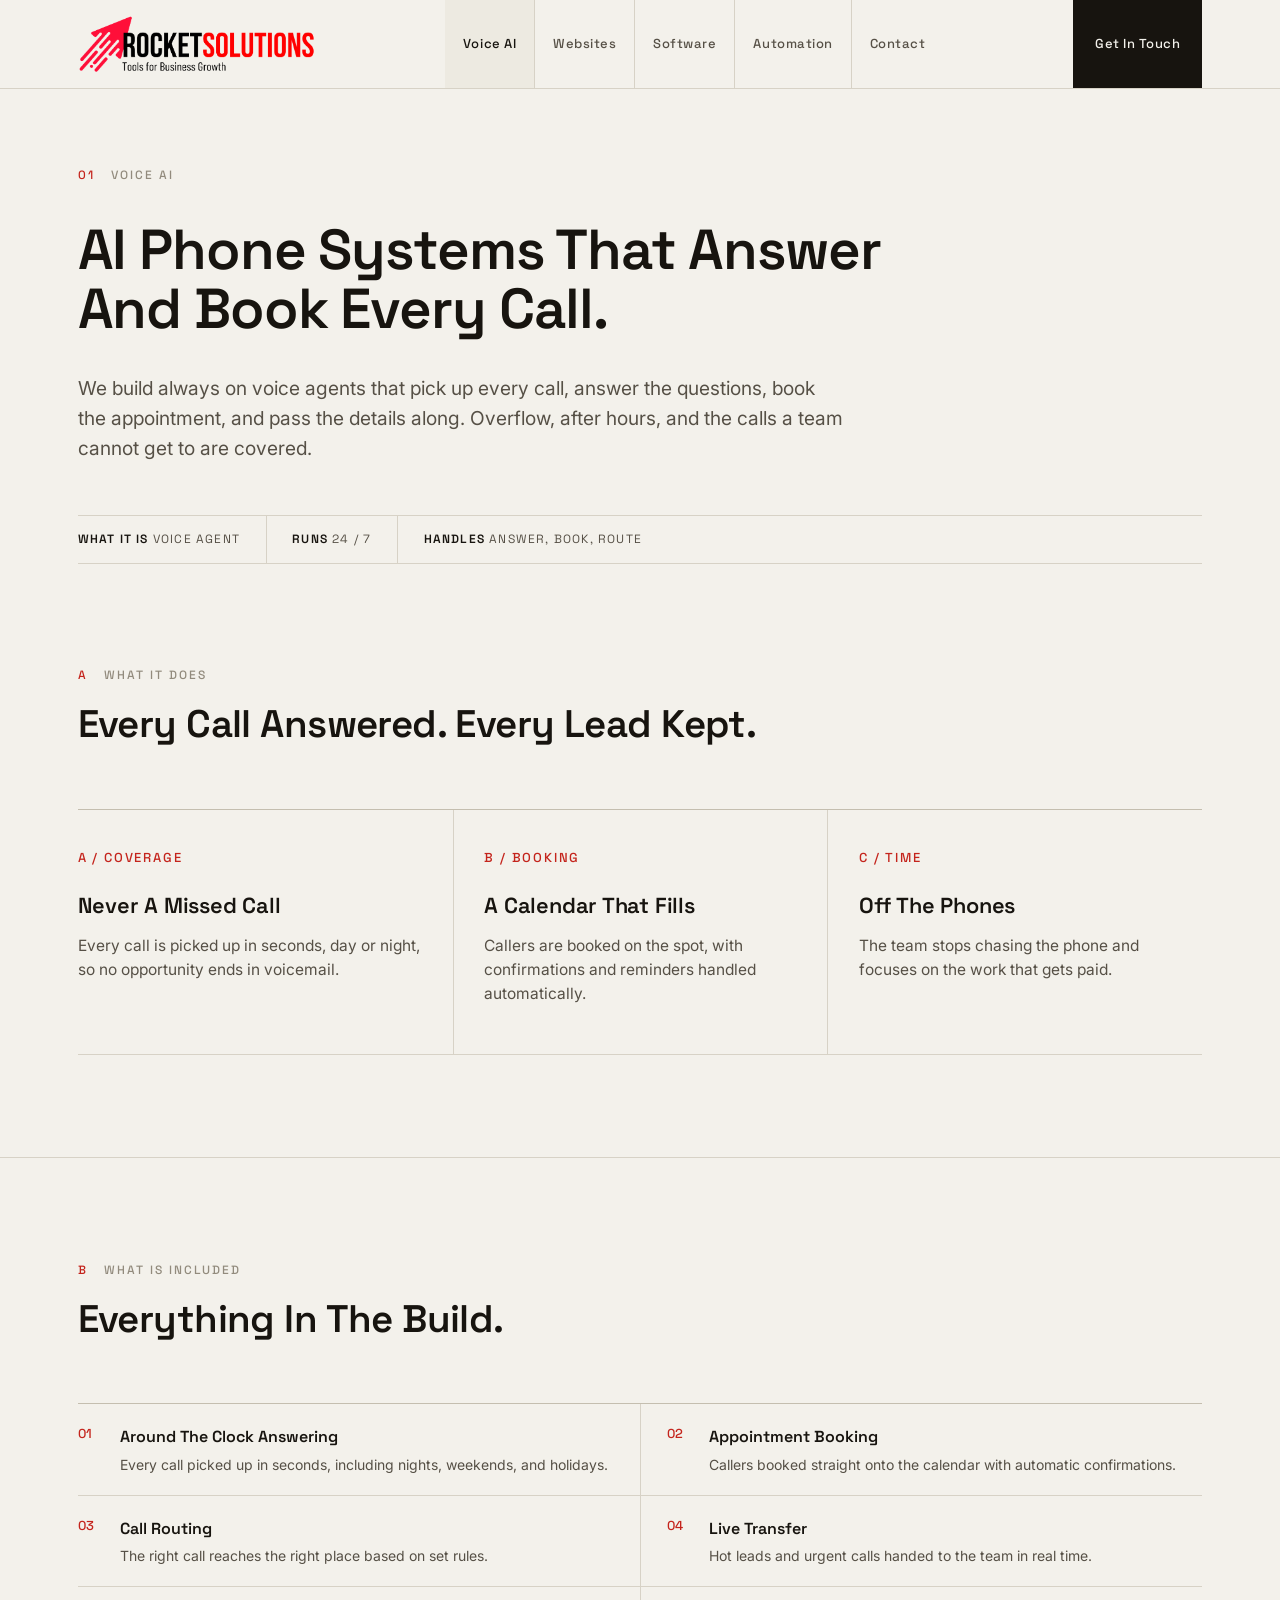
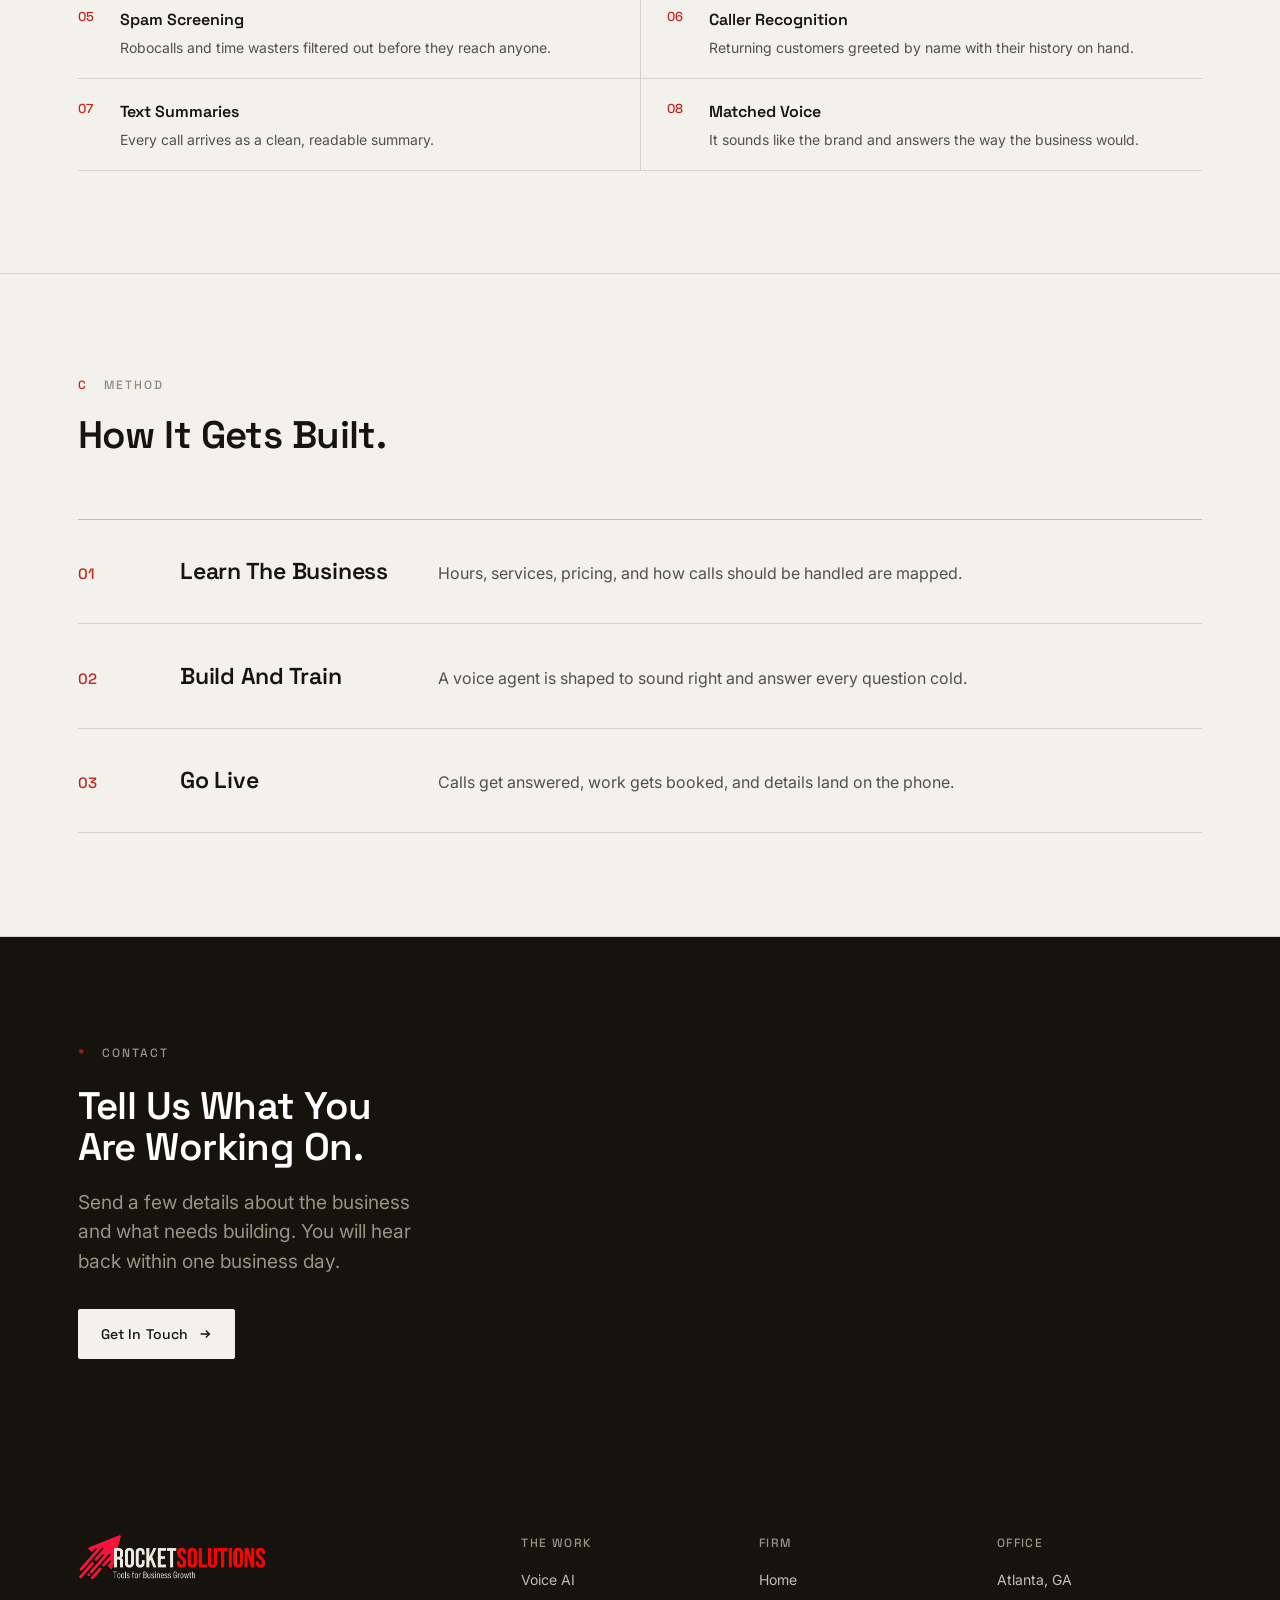
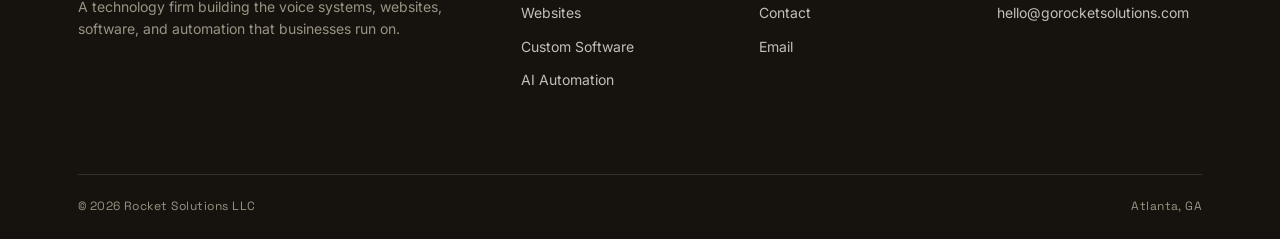
<file: voice-ai.html>
<!DOCTYPE html>
<html lang="en">
<head>
<meta charset="UTF-8" />
<meta name="viewport" content="width=device-width, initial-scale=1.0" />
<title>Voice AI | Rocket Solutions</title>
<meta name="description" content="AI phone systems that answer, qualify, and book every call in a natural voice, around the clock." />
<meta name="theme-color" content="#F3F1EB" />
<script>document.documentElement.classList.add('js')</script>
<link rel="icon" type="image/png" href="/rocket-solutions-icon.png" />
<link rel="preconnect" href="https://fonts.googleapis.com" />
<link rel="preconnect" href="https://fonts.gstatic.com" crossorigin />
<link href="https://fonts.googleapis.com/css2?family=Space+Grotesk:wght@400;500;600;700&family=Inter:wght@400;500;600&display=swap" rel="stylesheet" />
<link rel="stylesheet" href="/styles.css" />
<style>
  .svc-hero { padding: clamp(48px,6vw,84px) 0 0; }
  .svc-hero .label { display:block; margin-bottom: clamp(24px,3vw,36px); }
  .svc-hero h1 { max-width: 15em; margin-bottom: clamp(24px,3vw,36px); }
  .svc-hero .lead { max-width: 40em; padding-bottom: clamp(36px,4vw,52px); }
  .contact-grid { display:grid; grid-template-columns: 0.8fr 1.2fr; gap: clamp(32px,5vw,72px); align-items:start; }
  .cmeta { border-top:1px solid var(--line-strong); }
  .cmeta .row { display:flex; flex-direction:column; gap:5px; padding:18px 0; border-bottom:1px solid var(--line); }
  .cmeta .row .k { font-family:var(--display); font-size:12px; font-weight:500; letter-spacing:0.1em; text-transform:uppercase; color:var(--ink-3); }
  .cmeta .row .v { font-size:16px; }
  .cmeta .row a.v:hover { color:var(--red); }
  form.rs-form { border:1px solid var(--line-strong); border-radius:var(--radius); padding: clamp(24px,3vw,40px); background:var(--panel); }
  @media (max-width: 900px) { .contact-grid { grid-template-columns:1fr; } }
</style>
</head>
<body>
<header class="nav" id="nav">
  <div class="wrap nav-inner">
    <a class="brand" href="/" aria-label="Rocket Solutions home">
      <img class="brand-logo" src="/rocket-solutions-lockup.png" alt="Rocket Solutions" />
    </a>
    <nav class="nav-menu" id="navMenu"><a class="item active" href="/voice-ai">Voice AI</a><a class="item" href="/websites">Websites</a><a class="item" href="/software">Software</a><a class="item" href="/automation">Automation</a><a class="item" href="/contact">Contact</a></nav>
    <div class="nav-right">
      <a class="nav-cta" href="/contact">Get In Touch</a>
      <button class="menu-toggle" id="menuToggle" aria-label="Menu" aria-expanded="false">
        <svg width="20" height="20" viewBox="0 0 24 24" fill="none" stroke="currentColor" stroke-width="1.6"><line x1="3" y1="7" x2="21" y2="7"/><line x1="3" y1="12" x2="21" y2="12"/><line x1="3" y1="17" x2="21" y2="17"/></svg>
      </button>
    </div>
  </div>
</header>
<main>
  <section class="svc-hero">
    <div class="wrap">
      <span class="label"><span class="n">01</span> Voice AI</span>
      <h1 class="h1">AI Phone Systems That Answer And Book Every Call.</h1>
      <p class="lead">We build always on voice agents that pick up every call, answer the questions, book the appointment, and pass the details along. Overflow, after hours, and the calls a team cannot get to are covered.</p>
    </div>
    <div class="wrap"><div class="masthead">
      <div class="m-cell"><b>What It Is</b> Voice Agent</div>
      <div class="m-cell"><b>Runs</b> 24 / 7</div>
      <div class="m-cell"><b>Handles</b> Answer, Book, Route</div>
    </div></div>
  </section>

  <section class="section">
    <div class="wrap">
      <div class="sec-head reveal"><span class="label"><span class="n">A</span> What It Does</span>
        <h2 class="h2">Every Call Answered. Every Lead Kept.</h2></div>
      <div class="cols">
        <div class="col reveal"><div class="c-n">A / Coverage</div><h4>Never A Missed Call</h4><p>Every call is picked up in seconds, day or night, so no opportunity ends in voicemail.</p></div>
        <div class="col reveal"><div class="c-n">B / Booking</div><h4>A Calendar That Fills</h4><p>Callers are booked on the spot, with confirmations and reminders handled automatically.</p></div>
        <div class="col reveal"><div class="c-n">C / Time</div><h4>Off The Phones</h4><p>The team stops chasing the phone and focuses on the work that gets paid.</p></div>
      </div>
    </div>
  </section>

  <section class="section">
    <div class="wrap">
      <div class="sec-head reveal"><span class="label"><span class="n">B</span> What Is Included</span>
        <h2 class="h2">Everything In The Build.</h2></div>
      <div class="spec">
        <div class="spec-item"><span class="s-n">01</span><h5>Around The Clock Answering</h5><p>Every call picked up in seconds, including nights, weekends, and holidays.</p></div>
        <div class="spec-item"><span class="s-n">02</span><h5>Appointment Booking</h5><p>Callers booked straight onto the calendar with automatic confirmations.</p></div>
        <div class="spec-item"><span class="s-n">03</span><h5>Call Routing</h5><p>The right call reaches the right place based on set rules.</p></div>
        <div class="spec-item"><span class="s-n">04</span><h5>Live Transfer</h5><p>Hot leads and urgent calls handed to the team in real time.</p></div>
        <div class="spec-item"><span class="s-n">05</span><h5>Spam Screening</h5><p>Robocalls and time wasters filtered out before they reach anyone.</p></div>
        <div class="spec-item"><span class="s-n">06</span><h5>Caller Recognition</h5><p>Returning customers greeted by name with their history on hand.</p></div>
        <div class="spec-item"><span class="s-n">07</span><h5>Text Summaries</h5><p>Every call arrives as a clean, readable summary.</p></div>
        <div class="spec-item"><span class="s-n">08</span><h5>Matched Voice</h5><p>It sounds like the brand and answers the way the business would.</p></div>
      </div>
    </div>
  </section>

  <section class="section">
    <div class="wrap">
      <div class="sec-head reveal"><span class="label"><span class="n">C</span> Method</span>
        <h2 class="h2">How It Gets Built.</h2></div>
      <div class="process">
        <div class="process-row reveal"><span class="p-n">01</span><h4>Learn The Business</h4><p>Hours, services, pricing, and how calls should be handled are mapped.</p></div>
        <div class="process-row reveal"><span class="p-n">02</span><h4>Build And Train</h4><p>A voice agent is shaped to sound right and answer every question cold.</p></div>
        <div class="process-row reveal"><span class="p-n">03</span><h4>Go Live</h4><p>Calls get answered, work gets booked, and details land on the phone.</p></div>
      </div>
    </div>
  </section>

  <section class="section band-dark">
    <div class="wrap">
      <div class="reveal" style="max-width:22em">
        <span class="label"><span class="n" style="color:var(--red)">*</span> Contact</span>
        <h2 class="h2" style="margin:20px 0 20px">Tell Us What You Are Working On.</h2>
        <p class="lead" style="margin-bottom:32px">Send a few details about the business and what needs building. You will hear back within one business day.</p>
        <a class="btn btn-invert" href="/contact">Get In Touch <svg width="14" height="14" viewBox="0 0 16 16" fill="none" stroke="currentColor" stroke-width="1.6"><path d="M3 8h10M9 4l4 4-4 4"/></svg></a>
      </div>
    </div>
  </section>
</main>
<footer class="site">
  <div class="wrap">
    <div class="foot-top">
      <div class="foot-brand">
        <a class="brand" href="/"><img class="brand-logo" src="/rocket-solutions-lockup-invert.png" alt="Rocket Solutions" /></a>
        <p>A technology firm building the voice systems, websites, software, and automation that businesses run on.</p>
      </div>
      <div class="foot-col"><div class="h">The Work</div>
        <a href="/voice-ai">Voice AI</a><a href="/websites">Websites</a><a href="/software">Custom Software</a><a href="/automation">AI Automation</a></div>
      <div class="foot-col"><div class="h">Firm</div>
        <a href="/">Home</a><a href="/contact">Contact</a><a href="mailto:hello@gorocketsolutions.com">Email</a></div>
      <div class="foot-col"><div class="h">Office</div>
        <a href="#">Atlanta, GA</a><a href="mailto:hello@gorocketsolutions.com">hello@gorocketsolutions.com</a></div>
    </div>
    <div class="foot-bottom">
      <span>&copy; 2026 Rocket Solutions LLC</span>
      <span>Atlanta, GA</span>
    </div>
  </div>
</footer>
<script src="/app.js"></script>
</body>
</html>
</file>
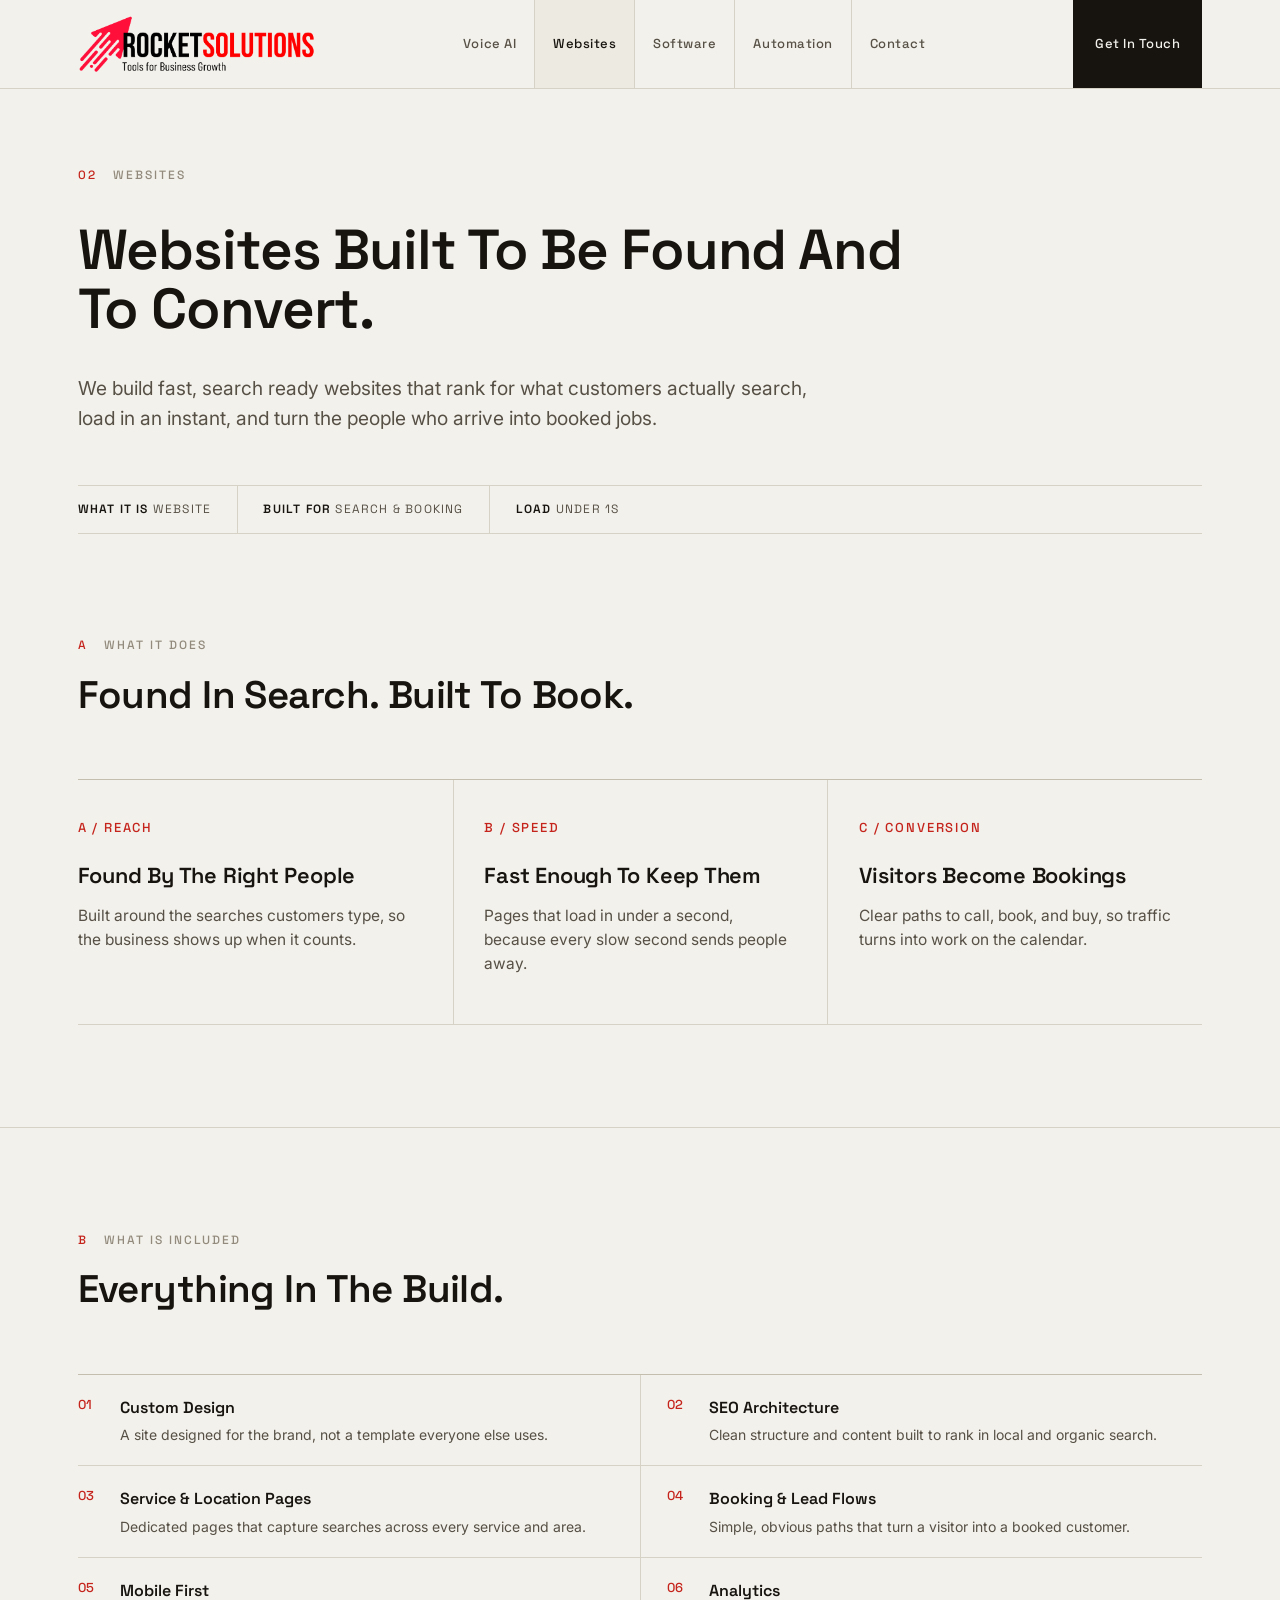
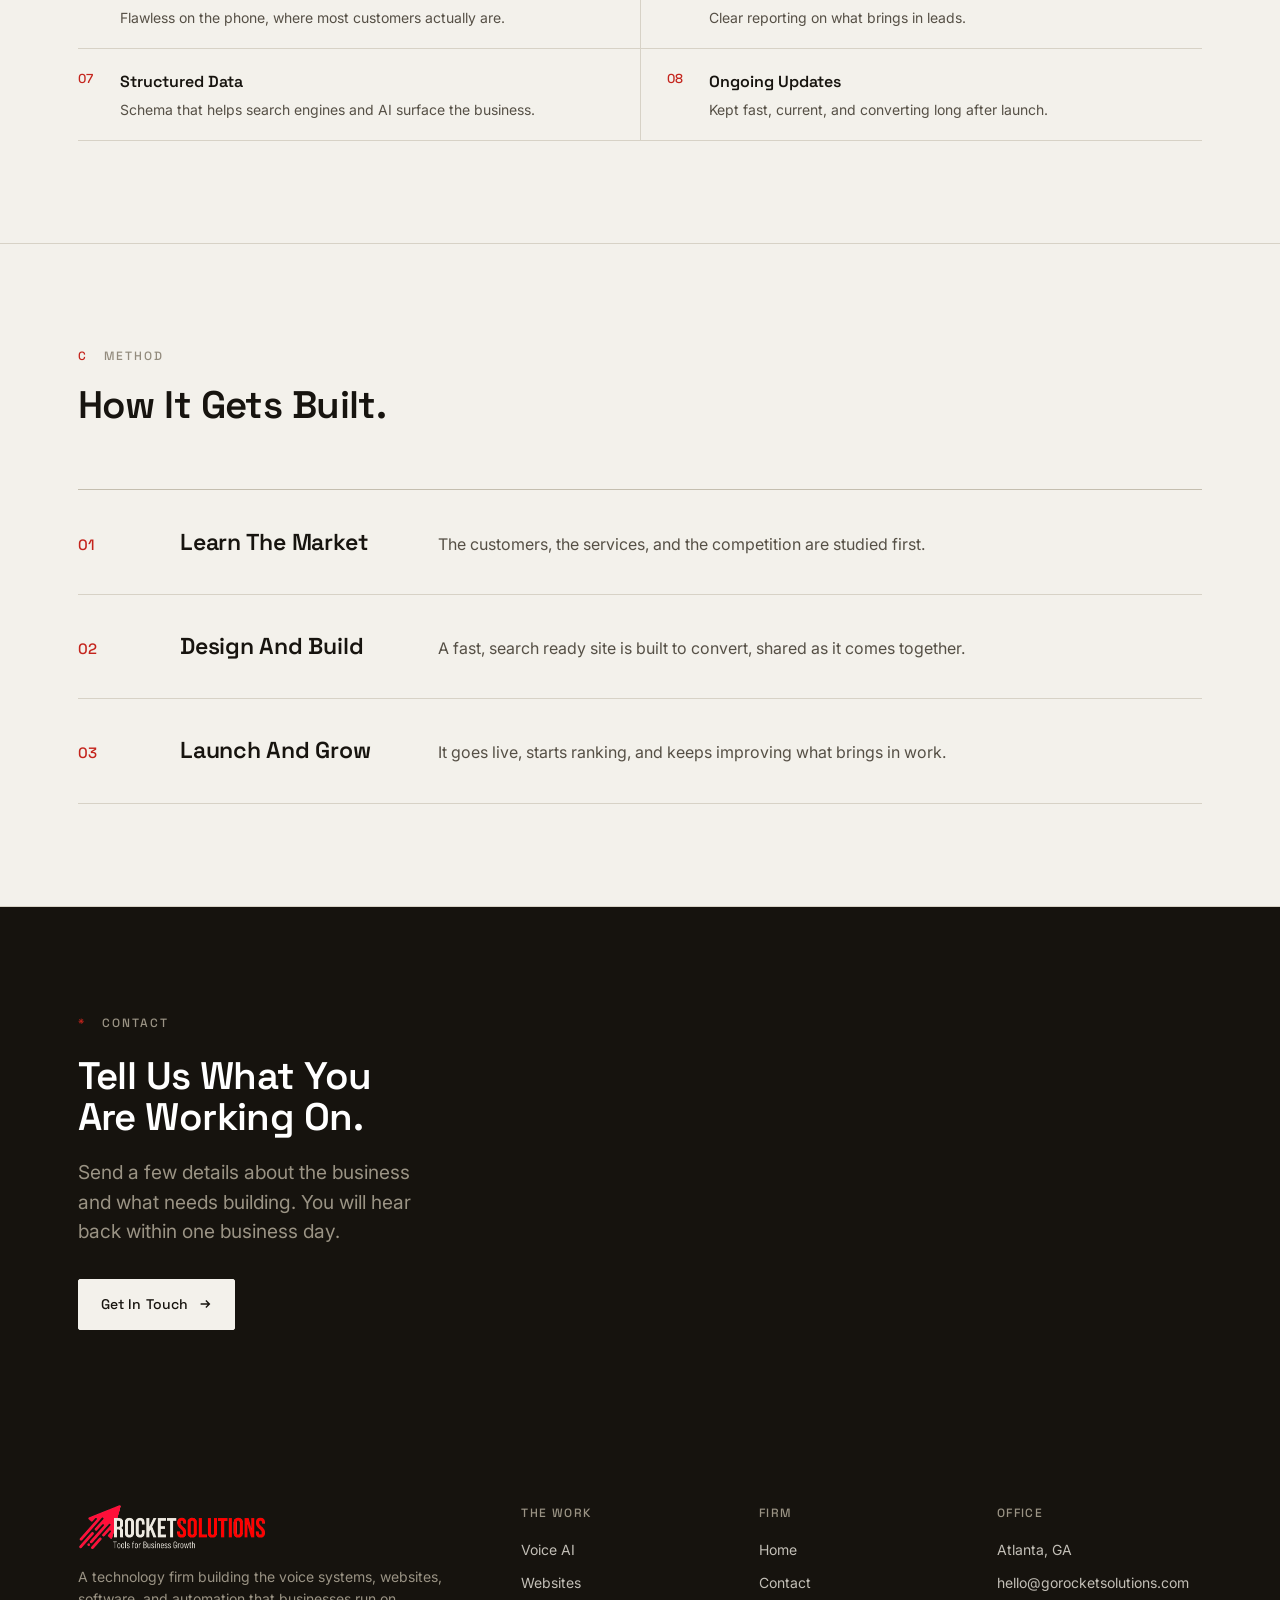
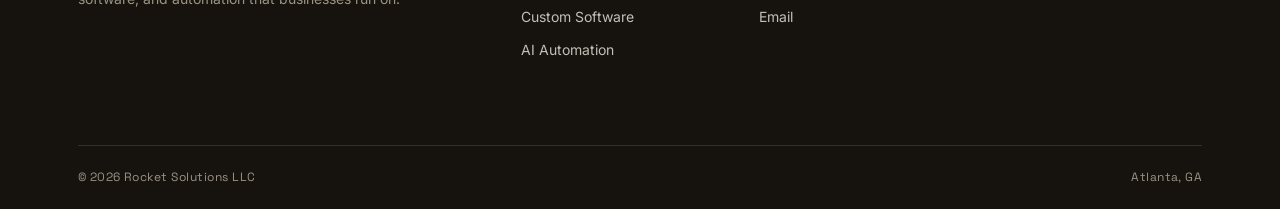
<file: websites.html>
<!DOCTYPE html>
<html lang="en">
<head>
<meta charset="UTF-8" />
<meta name="viewport" content="width=device-width, initial-scale=1.0" />
<title>Websites | Rocket Solutions</title>
<meta name="description" content="Websites engineered to be found in search and built to turn visitors into booked work." />
<meta name="theme-color" content="#F3F1EB" />
<script>document.documentElement.classList.add('js')</script>
<link rel="icon" type="image/png" href="/rocket-solutions-icon.png" />
<link rel="preconnect" href="https://fonts.googleapis.com" />
<link rel="preconnect" href="https://fonts.gstatic.com" crossorigin />
<link href="https://fonts.googleapis.com/css2?family=Space+Grotesk:wght@400;500;600;700&family=Inter:wght@400;500;600&display=swap" rel="stylesheet" />
<link rel="stylesheet" href="/styles.css" />
<style>
  .svc-hero { padding: clamp(48px,6vw,84px) 0 0; }
  .svc-hero .label { display:block; margin-bottom: clamp(24px,3vw,36px); }
  .svc-hero h1 { max-width: 15em; margin-bottom: clamp(24px,3vw,36px); }
  .svc-hero .lead { max-width: 40em; padding-bottom: clamp(36px,4vw,52px); }
  .contact-grid { display:grid; grid-template-columns: 0.8fr 1.2fr; gap: clamp(32px,5vw,72px); align-items:start; }
  .cmeta { border-top:1px solid var(--line-strong); }
  .cmeta .row { display:flex; flex-direction:column; gap:5px; padding:18px 0; border-bottom:1px solid var(--line); }
  .cmeta .row .k { font-family:var(--display); font-size:12px; font-weight:500; letter-spacing:0.1em; text-transform:uppercase; color:var(--ink-3); }
  .cmeta .row .v { font-size:16px; }
  .cmeta .row a.v:hover { color:var(--red); }
  form.rs-form { border:1px solid var(--line-strong); border-radius:var(--radius); padding: clamp(24px,3vw,40px); background:var(--panel); }
  @media (max-width: 900px) { .contact-grid { grid-template-columns:1fr; } }
</style>
</head>
<body>
<header class="nav" id="nav">
  <div class="wrap nav-inner">
    <a class="brand" href="/" aria-label="Rocket Solutions home">
      <img class="brand-logo" src="/rocket-solutions-lockup.png" alt="Rocket Solutions" />
    </a>
    <nav class="nav-menu" id="navMenu"><a class="item" href="/voice-ai">Voice AI</a><a class="item active" href="/websites">Websites</a><a class="item" href="/software">Software</a><a class="item" href="/automation">Automation</a><a class="item" href="/contact">Contact</a></nav>
    <div class="nav-right">
      <a class="nav-cta" href="/contact">Get In Touch</a>
      <button class="menu-toggle" id="menuToggle" aria-label="Menu" aria-expanded="false">
        <svg width="20" height="20" viewBox="0 0 24 24" fill="none" stroke="currentColor" stroke-width="1.6"><line x1="3" y1="7" x2="21" y2="7"/><line x1="3" y1="12" x2="21" y2="12"/><line x1="3" y1="17" x2="21" y2="17"/></svg>
      </button>
    </div>
  </div>
</header>
<main>
  <section class="svc-hero">
    <div class="wrap">
      <span class="label"><span class="n">02</span> Websites</span>
      <h1 class="h1">Websites Built To Be Found And To Convert.</h1>
      <p class="lead">We build fast, search ready websites that rank for what customers actually search, load in an instant, and turn the people who arrive into booked jobs.</p>
    </div>
    <div class="wrap"><div class="masthead">
      <div class="m-cell"><b>What It Is</b> Website</div>
      <div class="m-cell"><b>Built For</b> Search & Booking</div>
      <div class="m-cell"><b>Load</b> Under 1s</div>
    </div></div>
  </section>

  <section class="section">
    <div class="wrap">
      <div class="sec-head reveal"><span class="label"><span class="n">A</span> What It Does</span>
        <h2 class="h2">Found In Search. Built To Book.</h2></div>
      <div class="cols">
        <div class="col reveal"><div class="c-n">A / Reach</div><h4>Found By The Right People</h4><p>Built around the searches customers type, so the business shows up when it counts.</p></div>
        <div class="col reveal"><div class="c-n">B / Speed</div><h4>Fast Enough To Keep Them</h4><p>Pages that load in under a second, because every slow second sends people away.</p></div>
        <div class="col reveal"><div class="c-n">C / Conversion</div><h4>Visitors Become Bookings</h4><p>Clear paths to call, book, and buy, so traffic turns into work on the calendar.</p></div>
      </div>
    </div>
  </section>

  <section class="section">
    <div class="wrap">
      <div class="sec-head reveal"><span class="label"><span class="n">B</span> What Is Included</span>
        <h2 class="h2">Everything In The Build.</h2></div>
      <div class="spec">
        <div class="spec-item"><span class="s-n">01</span><h5>Custom Design</h5><p>A site designed for the brand, not a template everyone else uses.</p></div>
        <div class="spec-item"><span class="s-n">02</span><h5>SEO Architecture</h5><p>Clean structure and content built to rank in local and organic search.</p></div>
        <div class="spec-item"><span class="s-n">03</span><h5>Service & Location Pages</h5><p>Dedicated pages that capture searches across every service and area.</p></div>
        <div class="spec-item"><span class="s-n">04</span><h5>Booking & Lead Flows</h5><p>Simple, obvious paths that turn a visitor into a booked customer.</p></div>
        <div class="spec-item"><span class="s-n">05</span><h5>Mobile First</h5><p>Flawless on the phone, where most customers actually are.</p></div>
        <div class="spec-item"><span class="s-n">06</span><h5>Analytics</h5><p>Clear reporting on what brings in leads.</p></div>
        <div class="spec-item"><span class="s-n">07</span><h5>Structured Data</h5><p>Schema that helps search engines and AI surface the business.</p></div>
        <div class="spec-item"><span class="s-n">08</span><h5>Ongoing Updates</h5><p>Kept fast, current, and converting long after launch.</p></div>
      </div>
    </div>
  </section>

  <section class="section">
    <div class="wrap">
      <div class="sec-head reveal"><span class="label"><span class="n">C</span> Method</span>
        <h2 class="h2">How It Gets Built.</h2></div>
      <div class="process">
        <div class="process-row reveal"><span class="p-n">01</span><h4>Learn The Market</h4><p>The customers, the services, and the competition are studied first.</p></div>
        <div class="process-row reveal"><span class="p-n">02</span><h4>Design And Build</h4><p>A fast, search ready site is built to convert, shared as it comes together.</p></div>
        <div class="process-row reveal"><span class="p-n">03</span><h4>Launch And Grow</h4><p>It goes live, starts ranking, and keeps improving what brings in work.</p></div>
      </div>
    </div>
  </section>

  <section class="section band-dark">
    <div class="wrap">
      <div class="reveal" style="max-width:22em">
        <span class="label"><span class="n" style="color:var(--red)">*</span> Contact</span>
        <h2 class="h2" style="margin:20px 0 20px">Tell Us What You Are Working On.</h2>
        <p class="lead" style="margin-bottom:32px">Send a few details about the business and what needs building. You will hear back within one business day.</p>
        <a class="btn btn-invert" href="/contact">Get In Touch <svg width="14" height="14" viewBox="0 0 16 16" fill="none" stroke="currentColor" stroke-width="1.6"><path d="M3 8h10M9 4l4 4-4 4"/></svg></a>
      </div>
    </div>
  </section>
</main>
<footer class="site">
  <div class="wrap">
    <div class="foot-top">
      <div class="foot-brand">
        <a class="brand" href="/"><img class="brand-logo" src="/rocket-solutions-lockup-invert.png" alt="Rocket Solutions" /></a>
        <p>A technology firm building the voice systems, websites, software, and automation that businesses run on.</p>
      </div>
      <div class="foot-col"><div class="h">The Work</div>
        <a href="/voice-ai">Voice AI</a><a href="/websites">Websites</a><a href="/software">Custom Software</a><a href="/automation">AI Automation</a></div>
      <div class="foot-col"><div class="h">Firm</div>
        <a href="/">Home</a><a href="/contact">Contact</a><a href="mailto:hello@gorocketsolutions.com">Email</a></div>
      <div class="foot-col"><div class="h">Office</div>
        <a href="#">Atlanta, GA</a><a href="mailto:hello@gorocketsolutions.com">hello@gorocketsolutions.com</a></div>
    </div>
    <div class="foot-bottom">
      <span>&copy; 2026 Rocket Solutions LLC</span>
      <span>Atlanta, GA</span>
    </div>
  </div>
</footer>
<script src="/app.js"></script>
</body>
</html>
</file>
<file: styles.css>
/* ============================================================
   ROCKET SOLUTIONS - Design System
   Rigid, structured, editorial. Hairline rules, strict grid,
   sharp edges, Title Case headings, one restrained accent.
   ============================================================ */

:root {
  --paper: #F3F1EB;
  --paper-2: #EDEAE1;
  --panel: #FBFAF6;
  --ink: #17140F;
  --ink-2: #565046;
  --ink-3: #928B7D;
  --line: #D7D2C6;
  --line-strong: #C4BEAF;
  --red: #C4241C;
  --red-ink: #9E1B15;
  --dark: #16130E;
  --paper-on-dark: #EEEAE1;
  --ink2-on-dark: #9A9384;
  --line-on-dark: #33302A;

  --display: 'Space Grotesk', system-ui, sans-serif;
  --body: 'Inter', system-ui, sans-serif;

  --maxw: 1240px;
  --gutter: clamp(20px, 4.5vw, 64px);
  --section: clamp(64px, 8vw, 120px);
  --radius: 2px;
  --nav-h: 88px;
}

* { box-sizing: border-box; margin: 0; padding: 0; }
html { -webkit-text-size-adjust: 100%; scroll-behavior: smooth; overflow-x: hidden; }

body {
  background: var(--paper);
  color: var(--ink);
  font-family: var(--body);
  font-size: 16px;
  line-height: 1.6;
  -webkit-font-smoothing: antialiased;
  text-rendering: optimizeLegibility;
  overflow-x: hidden;
}

a { color: inherit; text-decoration: none; }
img, svg { display: block; max-width: 100%; }

.wrap { width: 100%; max-width: var(--maxw); margin: 0 auto; padding: 0 var(--gutter); }

/* ---------- type ---------- */
.h1 { font-family: var(--display); font-weight: 600; font-size: clamp(32px, 4.4vw, 60px); line-height: 1.04; letter-spacing: -0.02em; }
.h2 { font-family: var(--display); font-weight: 600; font-size: clamp(25px, 3vw, 40px); line-height: 1.08; letter-spacing: -0.015em; }
.h3 { font-family: var(--display); font-weight: 600; font-size: clamp(19px, 1.7vw, 23px); line-height: 1.15; letter-spacing: -0.01em; }
.lead { font-size: clamp(17px, 1.5vw, 20px); line-height: 1.55; color: var(--ink-2); }
.muted { color: var(--ink-2); }

.label {
  font-family: var(--display);
  font-size: 12px; font-weight: 500; letter-spacing: 0.16em; text-transform: uppercase;
  color: var(--ink-3);
}
.label .n { color: var(--red); margin-right: 12px; }

.accent { color: var(--red); }
.rule { height: 1px; background: var(--line); border: 0; width: 100%; }

/* ---------- buttons / links ---------- */
.btn {
  display: inline-flex; align-items: center; gap: 10px;
  font-family: var(--display); font-weight: 500; font-size: 14px; letter-spacing: 0.01em;
  padding: 13px 22px; border-radius: var(--radius); border: 1px solid var(--ink);
  background: var(--ink); color: var(--paper); cursor: pointer;
  transition: background .18s ease, color .18s ease, border-color .18s ease;
}
.btn svg { transition: transform .2s ease; }
.btn:hover svg { transform: translateX(3px); }
.btn:hover { background: transparent; color: var(--ink); }
.btn-ghost { background: transparent; color: var(--ink); border-color: var(--line-strong); }
.btn-ghost:hover { background: var(--ink); color: var(--paper); border-color: var(--ink); }
.btn-invert { background: var(--paper); color: var(--ink); border-color: var(--paper); }
.btn-invert:hover { background: transparent; color: var(--paper); border-color: var(--paper); }

.textlink {
  display: inline-flex; align-items: center; gap: 8px;
  font-family: var(--display); font-weight: 500; font-size: 14px; letter-spacing: 0.02em;
  color: var(--ink); border-bottom: 1px solid var(--ink); padding-bottom: 2px;
  transition: color .18s ease, border-color .18s ease, gap .2s ease;
}
.textlink:hover { color: var(--red); border-color: var(--red); gap: 12px; }
.textlink svg { transition: transform .2s ease; }
.textlink:hover svg { transform: translateX(3px); }

/* ---------- nav ---------- */
header.nav { position: sticky; top: 0; z-index: 60; background: var(--paper); border-bottom: 1px solid var(--line); }
.nav-inner { display: flex; align-items: stretch; justify-content: space-between; height: var(--nav-h); }
.brand { display: flex; align-items: center; }
.brand-logo { height: clamp(44px, 4.8vw, 58px); width: auto; display: block; }
.nav-menu { display: flex; align-items: stretch; }
.nav-menu a.item {
  display: flex; align-items: center; padding: 0 18px;
  font-family: var(--display); font-size: 13px; font-weight: 500; letter-spacing: 0.04em;
  color: var(--ink-2); border-left: 1px solid var(--line); transition: color .18s ease, background .18s ease;
}
.nav-menu a.item:first-child { border-left: 0; }
.nav-menu a.item:hover, .nav-menu a.item.active { color: var(--ink); background: var(--paper-2); }
.nav-right { display: flex; align-items: stretch; }
.nav-right .nav-cta {
  display: flex; align-items: center; gap: 8px; padding: 0 22px;
  background: var(--ink); color: var(--paper); font-family: var(--display); font-weight: 500; font-size: 13px; letter-spacing: 0.04em;
  transition: background .18s ease;
}
.nav-right .nav-cta:hover { background: var(--red); }
.menu-toggle { display: none; align-items: center; justify-content: center; width: 56px; border: 0; border-left: 1px solid var(--line); background: transparent; color: var(--ink); cursor: pointer; }

/* ---------- section shell ---------- */
.section { padding: var(--section) 0; }
.section.tight { padding: clamp(48px,6vw,80px) 0; }
.section + .section { border-top: 1px solid var(--line); }
.sec-head { display: grid; grid-template-columns: 1fr; gap: 18px; max-width: 820px; margin-bottom: clamp(40px,5vw,64px); }
.sec-head .lead { max-width: 44em; }

/* two-column labelled block (label left, content right) */
.block { display: grid; grid-template-columns: 240px 1fr; gap: clamp(24px,4vw,72px); }
.block > .block-label { position: sticky; top: 90px; align-self: start; }

/* ---------- index rows (capabilities / lists) ---------- */
.index { border-top: 1px solid var(--line-strong); }
.index-row {
  display: grid; grid-template-columns: 64px 1.1fr 1.4fr auto; gap: clamp(16px,3vw,48px);
  align-items: baseline; padding: clamp(24px,3vw,38px) 0; border-bottom: 1px solid var(--line);
  transition: background .2s ease;
}
a.index-row:hover { background: var(--paper-2); }
.index-row .ix-n { font-family: var(--display); font-weight: 500; font-size: 15px; color: var(--red); }
.index-row .ix-title { font-family: var(--display); font-weight: 600; font-size: clamp(20px,2.1vw,27px); letter-spacing: -0.01em; line-height: 1.1; }
.index-row .ix-desc { color: var(--ink-2); font-size: 16px; line-height: 1.5; }
.index-row .ix-go { display: inline-flex; align-items: center; gap: 8px; font-family: var(--display); font-size: 13px; font-weight: 500; letter-spacing: 0.04em; color: var(--ink-3); white-space: nowrap; }
a.index-row:hover .ix-go { color: var(--red); }
.index-row .ix-go svg { transition: transform .2s ease; }
a.index-row:hover .ix-go svg { transform: translateX(4px); }

/* ---------- ruled columns (outcomes / results) ---------- */
.cols { display: grid; grid-template-columns: repeat(3, 1fr); border-top: 1px solid var(--line-strong); }
.col { padding: clamp(26px,3vw,40px) clamp(20px,2.4vw,32px) clamp(30px,4vw,48px) 0; border-bottom: 1px solid var(--line); }
.col + .col { border-left: 1px solid var(--line); padding-left: clamp(20px,2.4vw,32px); }
.col .c-n { font-family: var(--display); font-weight: 500; font-size: 13px; letter-spacing: 0.14em; text-transform: uppercase; color: var(--red); margin-bottom: 20px; }
.col h4 { font-family: var(--display); font-weight: 600; font-size: clamp(18px,1.7vw,22px); letter-spacing: -0.01em; margin-bottom: 10px; }
.col p { color: var(--ink-2); font-size: 15.5px; line-height: 1.55; }

/* ---------- process (numbered, ruled) ---------- */
.process { border-top: 1px solid var(--line-strong); }
.process-row { display: grid; grid-template-columns: 64px 220px 1fr; gap: clamp(16px,3vw,48px); align-items: baseline; padding: clamp(22px,2.6vw,34px) 0; border-bottom: 1px solid var(--line); }
.process-row .p-n { font-family: var(--display); font-weight: 500; font-size: 15px; color: var(--red); }
.process-row h4 { font-family: var(--display); font-weight: 600; font-size: clamp(19px,1.8vw,24px); letter-spacing: -0.01em; }
.process-row p { color: var(--ink-2); font-size: 16px; line-height: 1.55; max-width: 44em; }

/* ---------- included list (what it is) ---------- */
.spec { display: grid; grid-template-columns: 1fr 1fr; border-top: 1px solid var(--line-strong); }
.spec-item { padding: 20px clamp(20px,2vw,28px) 20px 0; border-bottom: 1px solid var(--line); display: grid; grid-template-columns: 28px 1fr; gap: 4px 14px; }
.spec-item:nth-child(2n) { border-left: 1px solid var(--line); padding-left: clamp(20px,2vw,28px); }
.spec-item .s-n { font-family: var(--display); font-size: 13px; font-weight: 500; color: var(--red); grid-row: span 2; }
.spec-item h5 { font-family: var(--display); font-weight: 600; font-size: 16px; }
.spec-item p { color: var(--ink-2); font-size: 14px; line-height: 1.5; }

/* ---------- masthead meta ---------- */
.masthead { display: flex; flex-wrap: wrap; gap: 0; border-top: 1px solid var(--line); border-bottom: 1px solid var(--line); }
.masthead .m-cell { padding: 14px clamp(16px,2vw,26px); border-left: 1px solid var(--line); font-family: var(--display); font-size: 12px; letter-spacing: 0.1em; text-transform: uppercase; color: var(--ink-2); }
.masthead .m-cell:first-child { border-left: 0; padding-left: 0; }
.masthead .m-cell b { color: var(--ink); font-weight: 600; }

/* ---------- serve / tags ---------- */
.tags { display: flex; flex-wrap: wrap; border-top: 1px solid var(--line); border-left: 1px solid var(--line); }
.tags span { padding: 14px 22px; border-right: 1px solid var(--line); border-bottom: 1px solid var(--line); font-family: var(--display); font-size: 14px; font-weight: 500; letter-spacing: 0.02em; }

/* ---------- contact / dark band ---------- */
.band-dark { background: var(--dark); color: var(--paper-on-dark); }
.band-dark .label { color: var(--ink2-on-dark); }
.band-dark .h2 { color: #fff; }
.band-dark .lead { color: var(--ink2-on-dark); }
.band-dark .rule { background: var(--line-on-dark); }

/* ---------- forms ---------- */
.field { margin-bottom: 18px; }
.field label { display: block; font-family: var(--display); font-size: 12px; font-weight: 500; letter-spacing: 0.08em; text-transform: uppercase; color: var(--ink-2); margin-bottom: 8px; }
.field label .req { color: var(--red); }
.field input, .field select, .field textarea {
  width: 100%; background: var(--panel); border: 1px solid var(--line-strong); border-radius: var(--radius);
  color: var(--ink); font-family: var(--body); font-size: 15px; padding: 12px 14px;
  transition: border-color .18s ease, box-shadow .18s ease;
}
.field textarea { resize: vertical; min-height: 120px; }
.field select { appearance: none; cursor: pointer; background-image: url("data:image/svg+xml;utf8,<svg xmlns='http://www.w3.org/2000/svg' width='12' height='12' viewBox='0 0 12 12'><path d='M2 4l4 4 4-4' fill='none' stroke='%23565046' stroke-width='1.4'/></svg>"); background-repeat: no-repeat; background-position: right 14px center; }
.field input::placeholder, .field textarea::placeholder { color: var(--ink-3); }
.field input:focus, .field select:focus, .field textarea:focus { outline: none; border-color: var(--red); box-shadow: 0 0 0 2px rgba(196,36,28,.14); }
.field-row { display: grid; grid-template-columns: 1fr 1fr; gap: 16px; }
.form-status { display: none; margin-top: 14px; padding: 12px 14px; border-radius: var(--radius); font-size: 14px; }
.form-status.ok { display: block; background: var(--paper-2); border: 1px solid var(--line-strong); color: var(--ink); }
.form-status.err { display: block; background: #f7e4e2; border: 1px solid #dcaeaa; color: #7d1f1f; }
.form-note { font-size: 12.5px; color: var(--ink-3); margin-top: 12px; }

/* ---------- footer ---------- */
footer.site { background: var(--dark); color: var(--paper-on-dark); }
footer.site .foot-top { display: grid; grid-template-columns: 2fr 1fr 1fr 1fr; gap: 32px; padding: clamp(48px,6vw,72px) 0; }
footer.site .foot-brand .word { color: var(--paper-on-dark); }
footer.site .brand-logo { height: 46px; }
footer.site .foot-brand p { color: var(--ink2-on-dark); font-size: 14px; max-width: 26em; margin-top: 16px; }
footer.site .foot-col .h { font-family: var(--display); font-size: 12px; font-weight: 500; letter-spacing: 0.12em; text-transform: uppercase; color: var(--ink2-on-dark); margin-bottom: 16px; }
footer.site .foot-col a { display: block; color: var(--paper-on-dark); opacity: .8; font-size: 14px; margin-bottom: 11px; transition: opacity .18s ease; }
footer.site .foot-col a:hover { opacity: 1; }
footer.site .foot-bottom { display: flex; justify-content: space-between; gap: 16px; flex-wrap: wrap; padding: 22px 0; border-top: 1px solid var(--line-on-dark); font-family: var(--display); font-size: 12px; letter-spacing: 0.04em; color: var(--ink2-on-dark); }

/* ---------- reveal (progressive enhancement) ---------- */
.js .reveal { opacity: 0; transform: translateY(16px); transition: opacity .7s ease, transform .7s cubic-bezier(.2,.7,.2,1); }
.js .reveal.in { opacity: 1; transform: none; }
.reveal.d1 { transition-delay: .06s; } .reveal.d2 { transition-delay: .12s; } .reveal.d3 { transition-delay: .18s; }

/* ---------- responsive ---------- */
@media (max-width: 1000px) {
  .block { grid-template-columns: 1fr; gap: 20px; }
  .block > .block-label { position: static; }
  .cols { grid-template-columns: 1fr; }
  .col + .col { border-left: 0; padding-left: 0; }
  .index-row { grid-template-columns: 48px 1fr; row-gap: 8px; }
  .index-row .ix-desc { grid-column: 2; }
  .index-row .ix-go { grid-column: 2; }
  .process-row { grid-template-columns: 48px 1fr; row-gap: 6px; }
  .process-row p { grid-column: 2; }
  footer.site .foot-top { grid-template-columns: 1fr 1fr; }
}
@media (max-width: 720px) {
  .nav-menu { display: none; }
  .nav-menu.open { display: flex; position: absolute; top: var(--nav-h); left: 0; right: 0; flex-direction: column; background: var(--paper); border-bottom: 1px solid var(--line); }
  .nav-menu.open a.item { border-left: 0; border-top: 1px solid var(--line); padding: 15px var(--gutter); }
  .menu-toggle { display: flex; }
  .nav-right .nav-cta { display: none; }
  .spec { grid-template-columns: 1fr; }
  .spec-item:nth-child(2n) { border-left: 0; padding-left: 0; }
  .field-row { grid-template-columns: 1fr; }
  .masthead .m-cell { border-left: 0; padding-left: 0; }
  footer.site .foot-top { grid-template-columns: 1fr 1fr; }
}

@media (prefers-reduced-motion: reduce) {
  * { animation: none !important; transition: none !important; }
  .js .reveal, .reveal { opacity: 1 !important; transform: none !important; }
  html { scroll-behavior: auto; }
}
</file>
